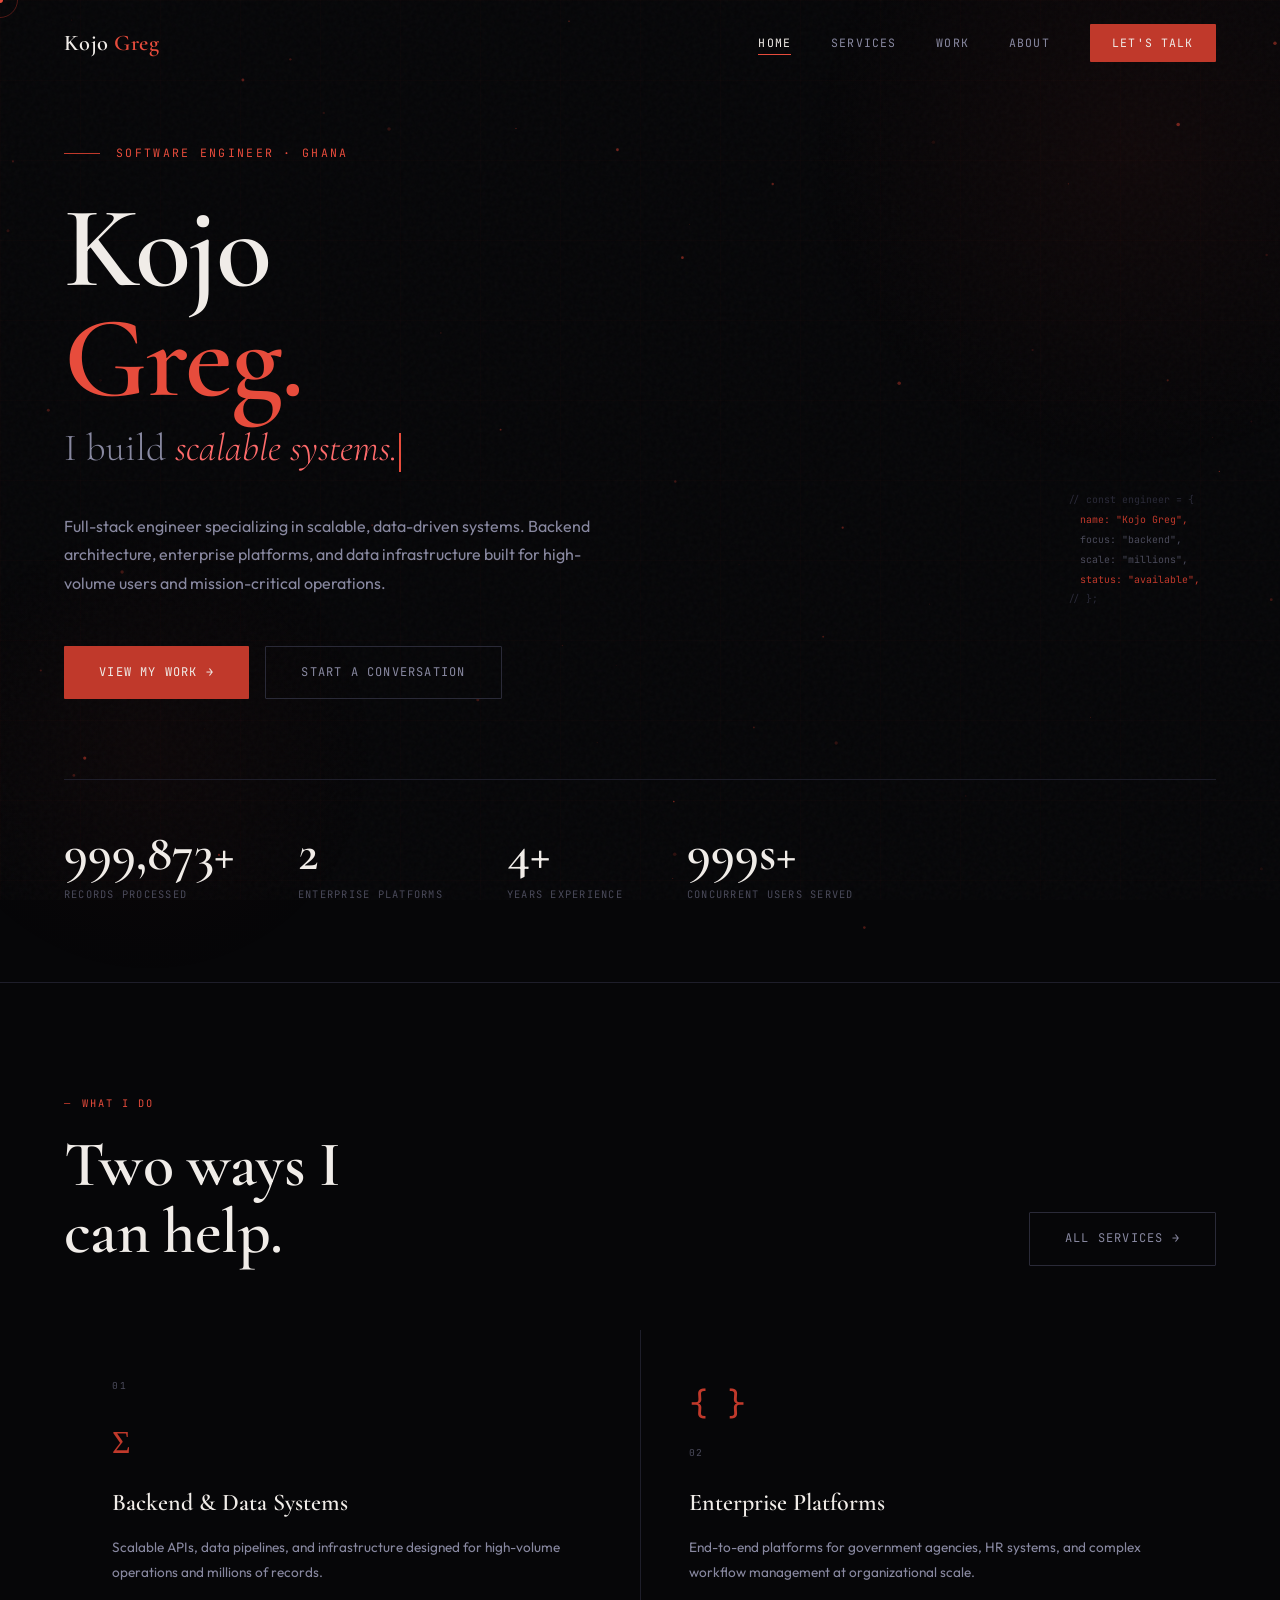
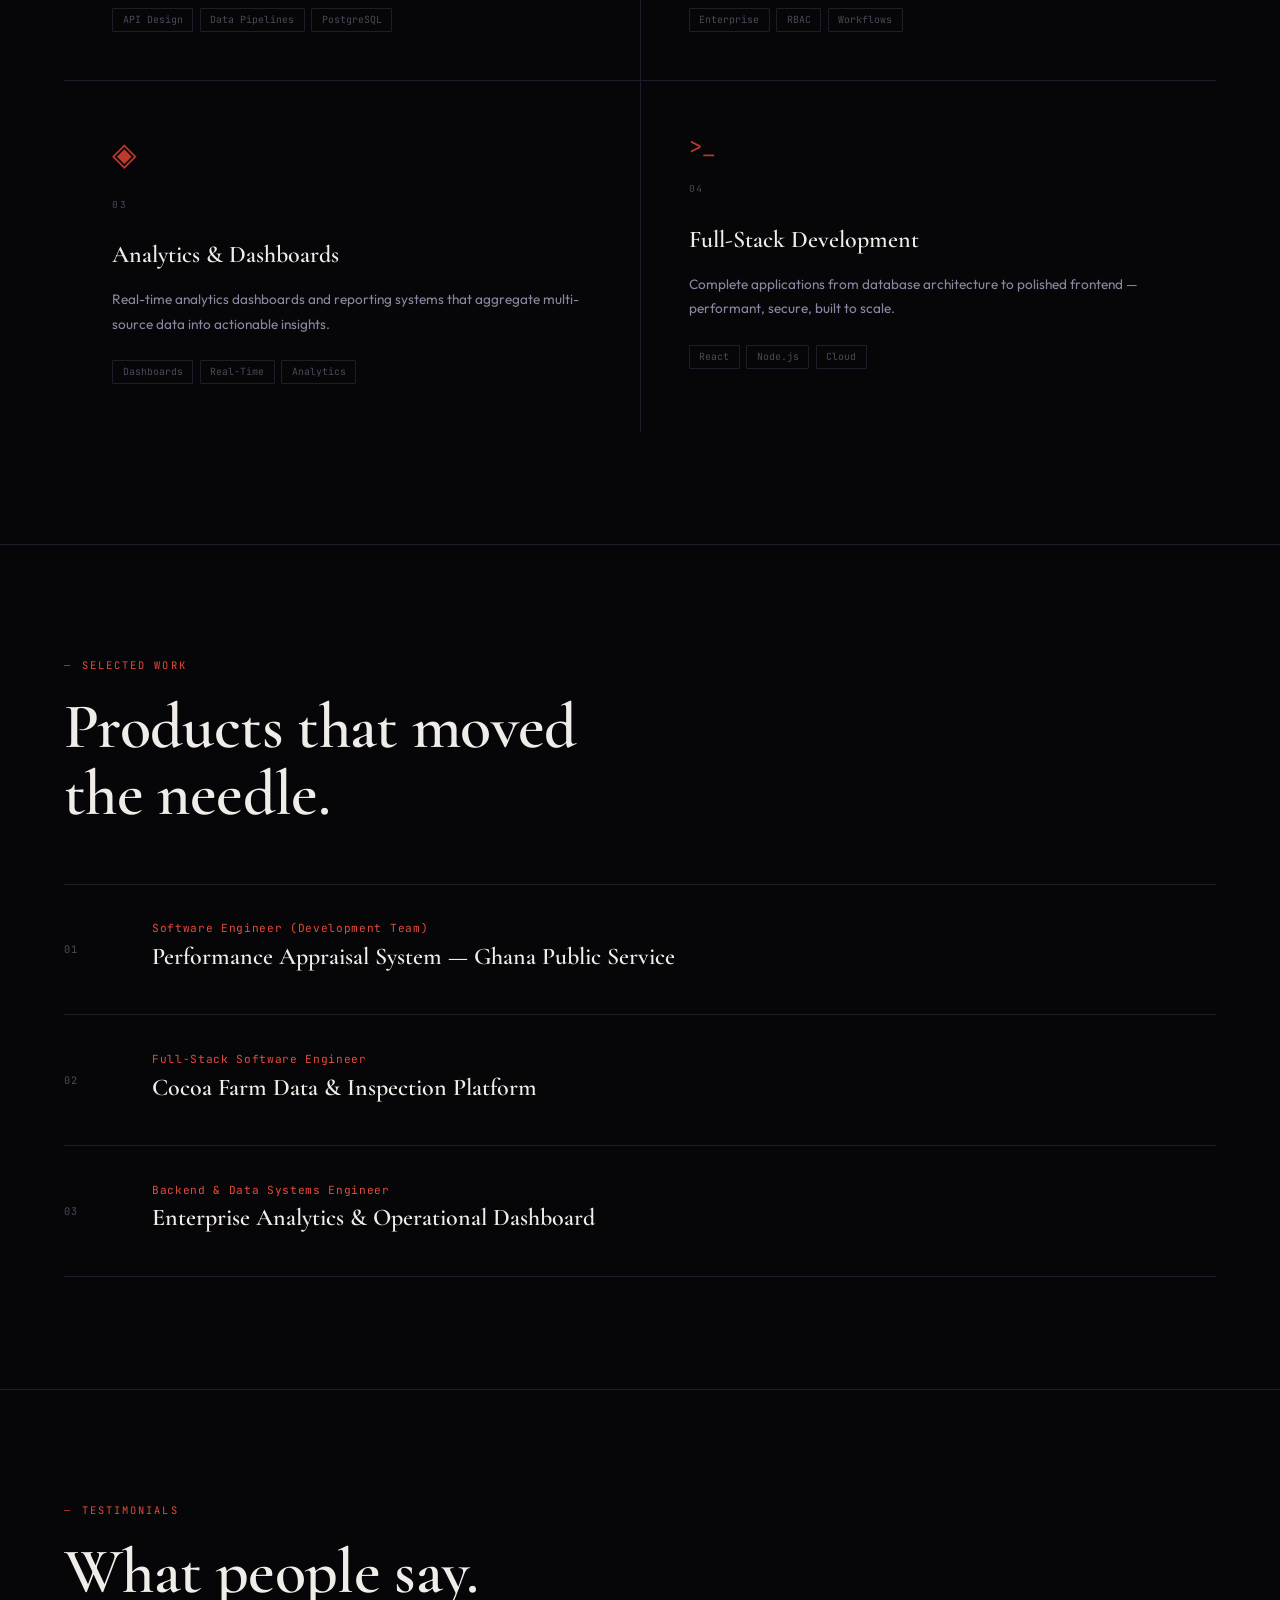
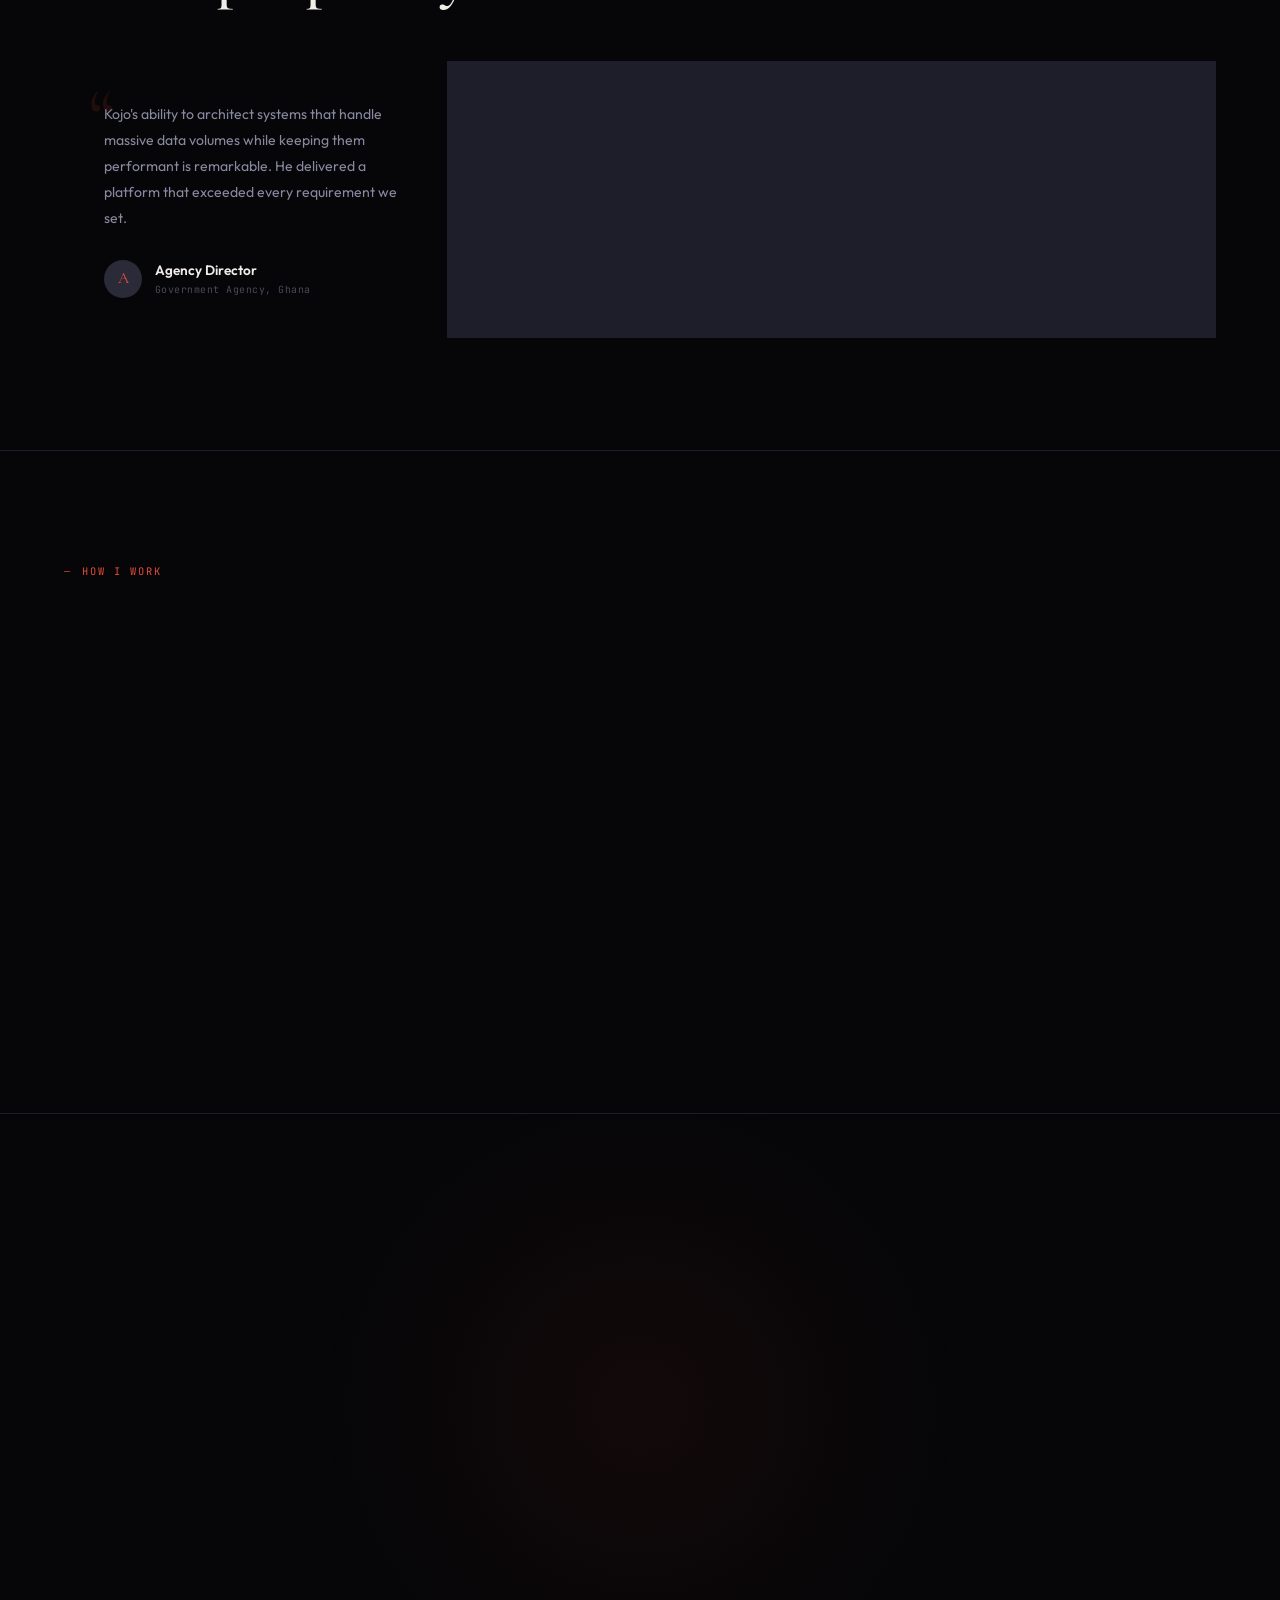
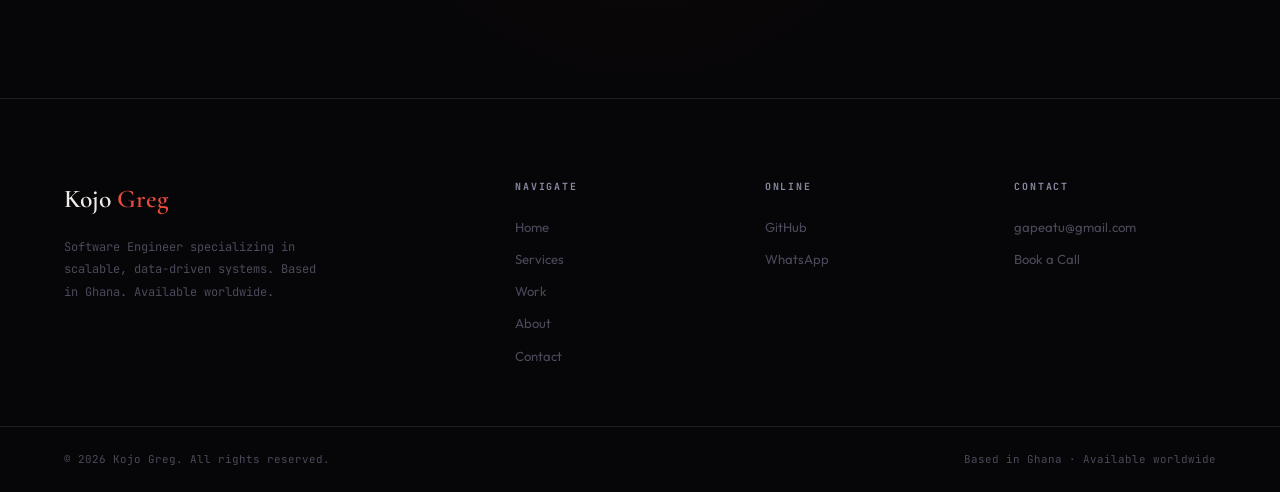
<file: index.html>
<!DOCTYPE html>
<html lang="en">
<head>
  <meta charset="UTF-8"/>
  <meta name="viewport" content="width=device-width, initial-scale=1.0"/>
  <title>Kojo Greg — Software Engineer</title>
  <meta name="description" content="Kojo Greg — Software Engineer specializing in scalable, data-driven systems. Backend architecture, enterprise platforms, and large-scale data infrastructure."/>
  <meta name="keywords" content="Software Engineer, Backend Architecture, Data Systems, Enterprise Platforms, Ghana, Full-Stack"/>
  <meta property="og:title" content="Kojo Greg — Software Engineer"/>
  <meta property="og:description" content="Scalable, data-driven systems. Backend architecture & enterprise platforms."/>
  <meta property="og:type" content="website"/>
  <meta property="og:url" content="https://dga-greg.github.io/kojogreg"/>
  <meta name="twitter:card" content="summary_large_image"/>
  <meta name="twitter:creator" content="@nemesisdevp"/>
  <link rel="icon" type="image/svg+xml" href="data:image/svg+xml,<svg xmlns='http://www.w3.org/2000/svg' viewBox='0 0 100 100'><rect width='100' height='100' rx='8' fill='%23060608'/><text y='.9em' font-size='72' font-family='serif' fill='%23c0392b'>K</text></svg>"/>
  <link rel="stylesheet" href="styles.css"/>
  <style>
    /* ── HERO ── */
    .hero {
      min-height: 100vh;
      display: flex; flex-direction: column; justify-content: center;
      padding: 9rem 4rem 5rem;
      position: relative; overflow: hidden;
    }
    #heroCanvas {
      position: absolute; inset: 0;
      width: 100%; height: 100%;
      pointer-events: none; z-index: 0;
    }
    .hero-content { position: relative; z-index: 1; max-width: 800px; }
    .hero-eyebrow {
      font-family: var(--mono);
      font-size: 0.72rem;
      color: var(--accent2);
      letter-spacing: 0.2em;
      text-transform: uppercase;
      margin-bottom: 2rem;
      display: flex; align-items: center; gap: 1rem;
      animation: fadeUp 0.9s ease both;
    }
    .hero-eyebrow::before { content: ''; display: inline-block; width: 36px; height: 1px; background: var(--accent); }
    .hero-name {
      font-family: var(--display);
      font-size: clamp(4rem, 9vw, 8.5rem);
      font-weight: 600;
      line-height: 0.95;
      letter-spacing: -0.02em;
      margin-bottom: 0.3rem;
      animation: fadeUp 0.9s 0.1s ease both;
    }
    .hero-name em { color: var(--accent2); font-style: normal; }
    .hero-tagline {
      font-family: var(--display);
      font-size: clamp(1.5rem, 3vw, 2.6rem);
      font-weight: 300;
      color: var(--dim);
      margin-bottom: 2rem;
      animation: fadeUp 0.9s 0.2s ease both;
      min-height: 3rem;
    }
    .hero-tagline .typing-cycle { color: var(--accent3); font-style: italic; }
    .cursor-blink {
      display: inline-block; width: 2px; height: 1em;
      background: var(--accent2); margin-left: 2px;
      vertical-align: middle;
      animation: blink 0.9s step-end infinite;
    }
    .hero-desc {
      font-family: var(--body);
      font-size: 1rem;
      color: var(--dim);
      max-width: 560px;
      line-height: 1.8;
      margin-bottom: 3rem;
      animation: fadeUp 0.9s 0.3s ease both;
    }
    .hero-ctas { display: flex; gap: 1rem; flex-wrap: wrap; animation: fadeUp 0.9s 0.4s ease both; }

    .hero-stats {
      display: flex; gap: 4rem; flex-wrap: wrap;
      margin-top: 5rem; padding-top: 3rem;
      border-top: 1px solid var(--border);
      animation: fadeUp 0.9s 0.55s ease both;
      position: relative; z-index: 1;
    }
    .stat-num {
      font-family: var(--display);
      font-size: clamp(2.2rem, 4vw, 3.2rem);
      font-weight: 600; line-height: 1;
      color: var(--text);
    }
    .stat-label {
      font-family: var(--mono);
      font-size: 0.65rem; color: var(--muted);
      letter-spacing: 0.12em; text-transform: uppercase;
      margin-top: 0.4rem;
    }

    /* Right deco */
    .hero-deco {
      position: absolute; right: 5rem; top: 50%;
      transform: translateY(-50%);
      display: flex; flex-direction: column; gap: 1px;
      animation: fadeUp 1s 0.5s ease both;
    }
    .deco-line {
      font-family: var(--mono);
      font-size: 0.62rem;
      color: var(--border2);
      white-space: nowrap;
      line-height: 1.9;
      transition: color 0.3s;
    }
    .deco-line.lit { color: var(--accent); }
    .deco-line.dim2 { color: var(--muted); }

    /* ── WHAT I DO ── */
    .services-section {
      padding: 7rem 4rem;
      border-top: 1px solid var(--border);
    }
    .services-header {
      display: flex; justify-content: space-between; align-items: flex-end;
      margin-bottom: 4rem; flex-wrap: wrap; gap: 1.5rem;
    }
    .services-grid {
      display: grid; grid-template-columns: repeat(2, 1fr);
      gap: 1px; background: var(--border);
    }
    .svc-card {
      background: var(--bg);
      padding: 3rem;
      position: relative; overflow: hidden;
      transition: background 0.3s;
    }
    .svc-card::after {
      content: '';
      position: absolute; bottom: 0; left: 0;
      width: 0; height: 2px;
      background: linear-gradient(90deg, var(--accent), var(--accent3));
      transition: width 0.5s cubic-bezier(0.16,1,0.3,1);
    }
    .svc-card:hover { background: var(--bg2); }
    .svc-card:hover::after { width: 100%; }
    .svc-num {
      font-family: var(--mono); font-size: 0.6rem;
      color: var(--muted); letter-spacing: 0.2em;
      margin-bottom: 1.5rem;
    }
    .svc-icon {
      font-family: var(--display); font-size: 2rem;
      color: var(--accent); margin-bottom: 1rem; display: block;
    }
    .svc-card h3 {
      font-family: var(--display); font-size: 1.5rem;
      font-weight: 600; margin-bottom: 0.8rem;
    }
    .svc-card p {
      font-family: var(--body); font-size: 0.85rem;
      color: var(--dim); line-height: 1.8; margin-bottom: 1.5rem;
    }
    .svc-tags { display: flex; flex-wrap: wrap; gap: 0.4rem; }
    .svc-tag {
      font-family: var(--mono); font-size: 0.62rem;
      color: var(--muted); border: 1px solid var(--border);
      padding: 0.2rem 0.6rem; border-radius: 1px;
    }

    /* ── WORK ── */
    .work-section { padding: 7rem 4rem; border-top: 1px solid var(--border); }
    .work-list { margin-top: 3.5rem; }
    .work-item {
      display: grid; grid-template-columns: 56px 1fr auto;
      gap: 2rem; align-items: center;
      padding: 2.2rem 0; border-bottom: 1px solid var(--border);
      text-decoration: none; color: inherit;
      transition: padding-left 0.3s;
      position: relative;
    }
    .work-item:first-child { border-top: 1px solid var(--border); }
    .work-item:hover { padding-left: 0.8rem; }
    .w-num {
      font-family: var(--mono); font-size: 0.65rem;
      color: var(--muted); letter-spacing: 0.1em;
    }
    .w-info h3 {
      font-family: var(--display); font-size: 1.5rem;
      font-weight: 600; margin-bottom: 0.2rem;
      transition: color 0.2s;
    }
    .work-item:hover .w-info h3 { color: var(--accent2); }
    .w-role {
      font-family: var(--mono); font-size: 0.7rem;
      color: var(--accent2); letter-spacing: 0.06em;
    }
    .w-arrow {
      font-family: var(--mono); font-size: 1.1rem;
      color: var(--accent); opacity: 0;
      transform: translateX(-8px);
      transition: all 0.3s;
    }
    .work-item:hover .w-arrow { opacity: 1; transform: translateX(0); }

    /* ── TESTIMONIALS ── */
    .testimonials { padding: 7rem 4rem; border-top: 1px solid var(--border); }
    .testi-grid { display: grid; grid-template-columns: repeat(3, 1fr); gap: 1px; background: var(--border); margin-top: 3.5rem; }
    .testi-card {
      background: var(--bg); padding: 2.5rem;
      position: relative;
    }
    .testi-card::before {
      content: '\201C';
      font-family: var(--display);
      font-size: 5rem; line-height: 1;
      color: var(--accent);
      opacity: 0.15;
      position: absolute; top: 1rem; left: 1.5rem;
    }
    .testi-text {
      font-family: var(--body); font-size: 0.88rem;
      color: var(--dim); line-height: 1.85;
      margin-bottom: 1.8rem;
      position: relative; z-index: 1;
    }
    .testi-author { display: flex; align-items: center; gap: 0.8rem; }
    .testi-avatar {
      width: 38px; height: 38px;
      background: var(--border2);
      border-radius: 50%;
      display: flex; align-items: center; justify-content: center;
      font-family: var(--display); font-size: 1rem;
      color: var(--accent2); flex-shrink: 0;
    }
    .testi-name {
      font-family: var(--body); font-size: 0.85rem;
      font-weight: 600; color: var(--text);
    }
    .testi-title {
      font-family: var(--mono); font-size: 0.62rem;
      color: var(--muted); letter-spacing: 0.05em;
    }

    /* ── PROCESS ── */
    .process { padding: 7rem 4rem; border-top: 1px solid var(--border); }
    .process-steps {
      display: grid; grid-template-columns: repeat(4, 1fr);
      gap: 2rem; margin-top: 3.5rem;
    }
    .step {
      padding: 2rem;
      border: 1px solid var(--border);
      position: relative; overflow: hidden;
      transition: border-color 0.3s;
    }
    .step:hover { border-color: var(--accent); }
    .step-n {
      font-family: var(--display);
      font-size: 4rem; font-weight: 600; line-height: 1;
      color: var(--border2);
      margin-bottom: 1rem;
      transition: color 0.3s;
    }
    .step:hover .step-n { color: rgba(192,57,43,0.15); }
    .step h3 {
      font-family: var(--display); font-size: 1.2rem;
      font-weight: 600; margin-bottom: 0.6rem;
    }
    .step p {
      font-family: var(--body); font-size: 0.8rem;
      color: var(--dim); line-height: 1.8;
    }

    /* ── CTA ── */
    .cta-band {
      padding: 8rem 4rem;
      border-top: 1px solid var(--border);
      text-align: center;
      position: relative; overflow: hidden;
    }
    .cta-band::before {
      content: '';
      position: absolute; top: 50%; left: 50%;
      transform: translate(-50%,-50%);
      width: 700px; height: 700px;
      background: radial-gradient(circle, rgba(192,57,43,0.07) 0%, transparent 65%);
      pointer-events: none;
    }
    .cta-band h2 {
      font-family: var(--display);
      font-size: clamp(2.8rem, 6vw, 5rem);
      font-weight: 600; line-height: 1.05;
      margin-bottom: 1rem; position: relative;
    }
    .cta-band p {
      font-family: var(--body); font-size: 1rem;
      color: var(--dim); max-width: 440px;
      margin: 0 auto 2.5rem; line-height: 1.8;
    }
    .cta-btns { display: flex; gap: 1rem; justify-content: center; flex-wrap: wrap; }

    @media (max-width: 960px) {
      .hero { padding: 8rem 1.5rem 5rem; }
      .hero-deco { display: none; }
      .hero-stats { gap: 2.5rem; }
      .services-section, .work-section, .testimonials, .process, .cta-band { padding: 5rem 1.5rem; }
      .services-grid { grid-template-columns: 1fr; }
      .testi-grid { grid-template-columns: 1fr; }
      .process-steps { grid-template-columns: 1fr 1fr; }
      .work-item { grid-template-columns: 40px 1fr; }
      .w-arrow { display: none; }
    }
    @media (max-width: 580px) {
      .process-steps { grid-template-columns: 1fr; }
    }
  </style>
</head>
<body>
  <div class="page-transition"></div>
  <div class="cursor"></div>
  <div class="cursor-ring"></div>
  <div class="bg-grid"></div>
  <div class="bg-glow"></div>
  <div class="bg-glow2"></div>
  <div class="noise"></div>

  <nav>
    <a href="index.html" class="nav-logo">Kojo <em>Greg</em></a>
    <div class="nav-links">
      <a href="index.html" class="active">Home</a>
      <a href="services.html">Services</a>
      <a href="work.html">Work</a>
      <a href="about.html">About</a>
      <a href="contact.html" class="nav-cta">Let's Talk</a>
    </div>
    <button class="hamburger" aria-label="Menu"><span></span><span></span><span></span></button>
  </nav>
  <div class="mobile-menu">
    <a href="index.html">Home</a>
    <a href="services.html">Services</a>
    <a href="work.html">Work</a>
    <a href="about.html">About</a>
    <a href="contact.html">Let's Talk</a>
  </div>

  <!-- HERO -->
  <section class="hero">
    <canvas id="heroCanvas"></canvas>
    <div class="hero-content">
      <div class="hero-eyebrow">Software Engineer · Ghana</div>
      <h1 class="hero-name">Kojo<br/><em>Greg.</em></h1>
      <div class="hero-tagline">
        I build <span class="typing-cycle" data-words='["scalable systems.","data pipelines.","enterprise platforms.","backend architecture.","things that last."]'></span><span class="cursor-blink"></span>
      </div>
      <p class="hero-desc">Full-stack engineer specializing in scalable, data-driven systems. Backend architecture, enterprise platforms, and data infrastructure built for high-volume users and mission-critical operations.</p>
      <div class="hero-ctas">
        <a href="work.html" class="btn btn-primary">View My Work →</a>
        <a href="contact.html" class="btn btn-outline">Start a Conversation</a>
      </div>
    </div>
    <div class="hero-stats">
      <div class="stat">
        <div class="stat-num"><span data-target="1000000" data-suffix="+">0+</span></div>
        <div class="stat-label">Records Processed</div>
      </div>
      <div class="stat">
        <div class="stat-num"><span data-target="3">0</span></div>
        <div class="stat-label">Enterprise Platforms</div>
      </div>
      <div class="stat">
        <div class="stat-num"><span data-target="5" data-suffix="+">0+</span></div>
        <div class="stat-label">Years Experience</div>
      </div>
      <div class="stat">
        <div class="stat-num"><span data-target="1000" data-suffix="s+">0s+</span></div>
        <div class="stat-label">Concurrent Users Served</div>
      </div>
    </div>
    <div class="hero-deco">
      <div class="deco-line">//  const engineer = {</div>
      <div class="deco-line lit">&nbsp;&nbsp;name: "Kojo Greg",</div>
      <div class="deco-line dim2">&nbsp;&nbsp;focus: "backend",</div>
      <div class="deco-line dim2">&nbsp;&nbsp;scale: "millions",</div>
      <div class="deco-line lit">&nbsp;&nbsp;status: "available",</div>
      <div class="deco-line">//  };</div>
    </div>
  </section>

  <!-- SERVICES -->
  <section class="services-section">
    <div class="services-header">
      <div>
        <div class="label">What I Do</div>
        <h2 class="section-title fade-up">Two ways I<br/>can help.</h2>
      </div>
      <a href="services.html" class="btn btn-outline fade-up">All Services →</a>
    </div>
    <div class="services-grid">
      <div class="svc-card fade-up">
        <div class="svc-num">01</div>
        <span class="svc-icon">Σ</span>
        <h3>Backend & Data Systems</h3>
        <p>Scalable APIs, data pipelines, and infrastructure designed for high-volume operations and millions of records.</p>
        <div class="svc-tags"><span class="svc-tag">API Design</span><span class="svc-tag">Data Pipelines</span><span class="svc-tag">PostgreSQL</span></div>
      </div>
      <div class="svc-card fade-up">
        <span class="svc-icon" style="font-family:var(--mono)">{ }</span>
        <div class="svc-num">02</div>
        <h3>Enterprise Platforms</h3>
        <p>End-to-end platforms for government agencies, HR systems, and complex workflow management at organizational scale.</p>
        <div class="svc-tags"><span class="svc-tag">Enterprise</span><span class="svc-tag">RBAC</span><span class="svc-tag">Workflows</span></div>
      </div>
      <div class="svc-card fade-up">
        <span class="svc-icon">◈</span>
        <div class="svc-num">03</div>
        <h3>Analytics & Dashboards</h3>
        <p>Real-time analytics dashboards and reporting systems that aggregate multi-source data into actionable insights.</p>
        <div class="svc-tags"><span class="svc-tag">Dashboards</span><span class="svc-tag">Real-Time</span><span class="svc-tag">Analytics</span></div>
      </div>
      <div class="svc-card fade-up">
        <span class="svc-icon" style="font-family:var(--mono);font-size:1.4rem">&gt;_</span>
        <div class="svc-num">04</div>
        <h3>Full-Stack Development</h3>
        <p>Complete applications from database architecture to polished frontend — performant, secure, built to scale.</p>
        <div class="svc-tags"><span class="svc-tag">React</span><span class="svc-tag">Node.js</span><span class="svc-tag">Cloud</span></div>
      </div>
    </div>
  </section>

  <!-- WORK -->
  <section class="work-section">
    <div class="label">Selected Work</div>
    <h2 class="section-title fade-up">Products that moved<br/>the needle.</h2>
    <div class="work-list">
      <a href="work.html" class="work-item fade-up">
        <div class="w-num">01</div>
        <div class="w-info">
          <div class="w-role">Software Engineer (Development Team)</div>
          <h3>Performance Appraisal System — Ghana Public Service</h3>
        </div>
        <div class="w-arrow">→</div>
      </a>
      <a href="work.html" class="work-item fade-up">
        <div class="w-num">02</div>
        <div class="w-info">
          <div class="w-role">Full-Stack Software Engineer</div>
          <h3>Cocoa Farm Data & Inspection Platform</h3>
        </div>
        <div class="w-arrow">→</div>
      </a>
      <a href="work.html" class="work-item fade-up">
        <div class="w-num">03</div>
        <div class="w-info">
          <div class="w-role">Backend & Data Systems Engineer</div>
          <h3>Enterprise Analytics & Operational Dashboard</h3>
        </div>
        <div class="w-arrow">→</div>
      </a>
    </div>
  </section>

  <!-- TESTIMONIALS -->
  <section class="testimonials">
    <div class="label">Testimonials</div>
    <h2 class="section-title fade-up">What people say.</h2>
    <div class="testi-grid">
      <div class="testi-card fade-up">
        <p class="testi-text">Kojo's ability to architect systems that handle massive data volumes while keeping them performant is remarkable. He delivered a platform that exceeded every requirement we set.</p>
        <div class="testi-author">
          <div class="testi-avatar">A</div>
          <div>
            <div class="testi-name">Agency Director</div>
            <div class="testi-title">Government Agency, Ghana</div>
          </div>
        </div>
      </div>
      <div class="testi-card fade-up">
        <p class="testi-text">The data pipeline he built for our agricultural platform processes over a million records with queries that return in milliseconds. The engineering quality is exceptional.</p>
        <div class="testi-author">
          <div class="testi-avatar">M</div>
          <div>
            <div class="testi-name">Project Manager</div>
            <div class="testi-title">Agricultural Management Platform</div>
          </div>
        </div>
      </div>
      <div class="testi-card fade-up">
        <p class="testi-text">Beyond the technical skill, Kojo understands the business problem deeply. The analytics dashboard he built gave our team visibility we never had before — and it just works.</p>
        <div class="testi-author">
          <div class="testi-avatar">K</div>
          <div>
            <div class="testi-name">Operations Lead</div>
            <div class="testi-title">Enterprise Analytics Project</div>
          </div>
        </div>
      </div>
    </div>
  </section>

  <!-- PROCESS -->
  <section class="process">
    <div class="label">How I Work</div>
    <h2 class="section-title fade-up">Engagements, done right.</h2>
    <div class="process-steps">
      <div class="step fade-up">
        <div class="step-n">01</div>
        <h3>Discover</h3>
        <p>I dig into your problem, constraints, and goals. No jargon, no assumptions — just clarity on what needs to be built.</p>
      </div>
      <div class="step fade-up">
        <div class="step-n">02</div>
        <h3>Architect</h3>
        <p>Assess the technical landscape, identify bottlenecks, and produce a clear, actionable path forward.</p>
      </div>
      <div class="step fade-up">
        <div class="step-n">03</div>
        <h3>Build</h3>
        <p>Engineer, iterate, and ship. Transparent progress updates. Clean code. Zero surprises.</p>
      </div>
      <div class="step fade-up">
        <div class="step-n">04</div>
        <h3>Support</h3>
        <p>Post-launch monitoring, handover, and ongoing advisory. I don't build and disappear.</p>
      </div>
    </div>
  </section>

  <!-- CTA -->
  <section class="cta-band">
    <h2 class="fade-up">Ready to build<br/>something serious?</h2>
    <p class="fade-up">Got a complex system to architect, a data challenge to solve, or a platform to ship? Let's talk.</p>
    <div class="cta-btns fade-up">
      <a href="contact.html" class="btn btn-primary">Start a Conversation →</a>
      <a href="work.html" class="btn btn-outline">See My Work</a>
    </div>
  </section>

  <footer>
    <div class="footer-brand">
      <span class="logo">Kojo <em>Greg</em></span>
      <p>Software Engineer specializing in scalable, data-driven systems. Based in Ghana. Available worldwide.</p>
    </div>
    <div class="footer-col">
      <h4>Navigate</h4>
      <a href="index.html">Home</a>
      <a href="services.html">Services</a>
      <a href="work.html">Work</a>
      <a href="about.html">About</a>
      <a href="contact.html">Contact</a>
    </div>
    <div class="footer-col">
      <h4>Online</h4>
      <a href="https://github.com/dga-greg" target="_blank">GitHub</a>
      <a href="https://wa.me/23354669832" target="_blank">WhatsApp</a>
      
      
    </div>
    <div class="footer-col">
      <h4>Contact</h4>
      <a href="mailto:gapeatu@gmail.com">gapeatu@gmail.com</a>
      <a href="contact.html">Book a Call</a>
    </div>
  </footer>
  <div class="footer-bottom">
    <p>© 2026 Kojo Greg. All rights reserved.</p>
    <p>Based in Ghana · Available worldwide</p>
  </div>

  <script src="main.js"></script>
</body>
</html>
</file>
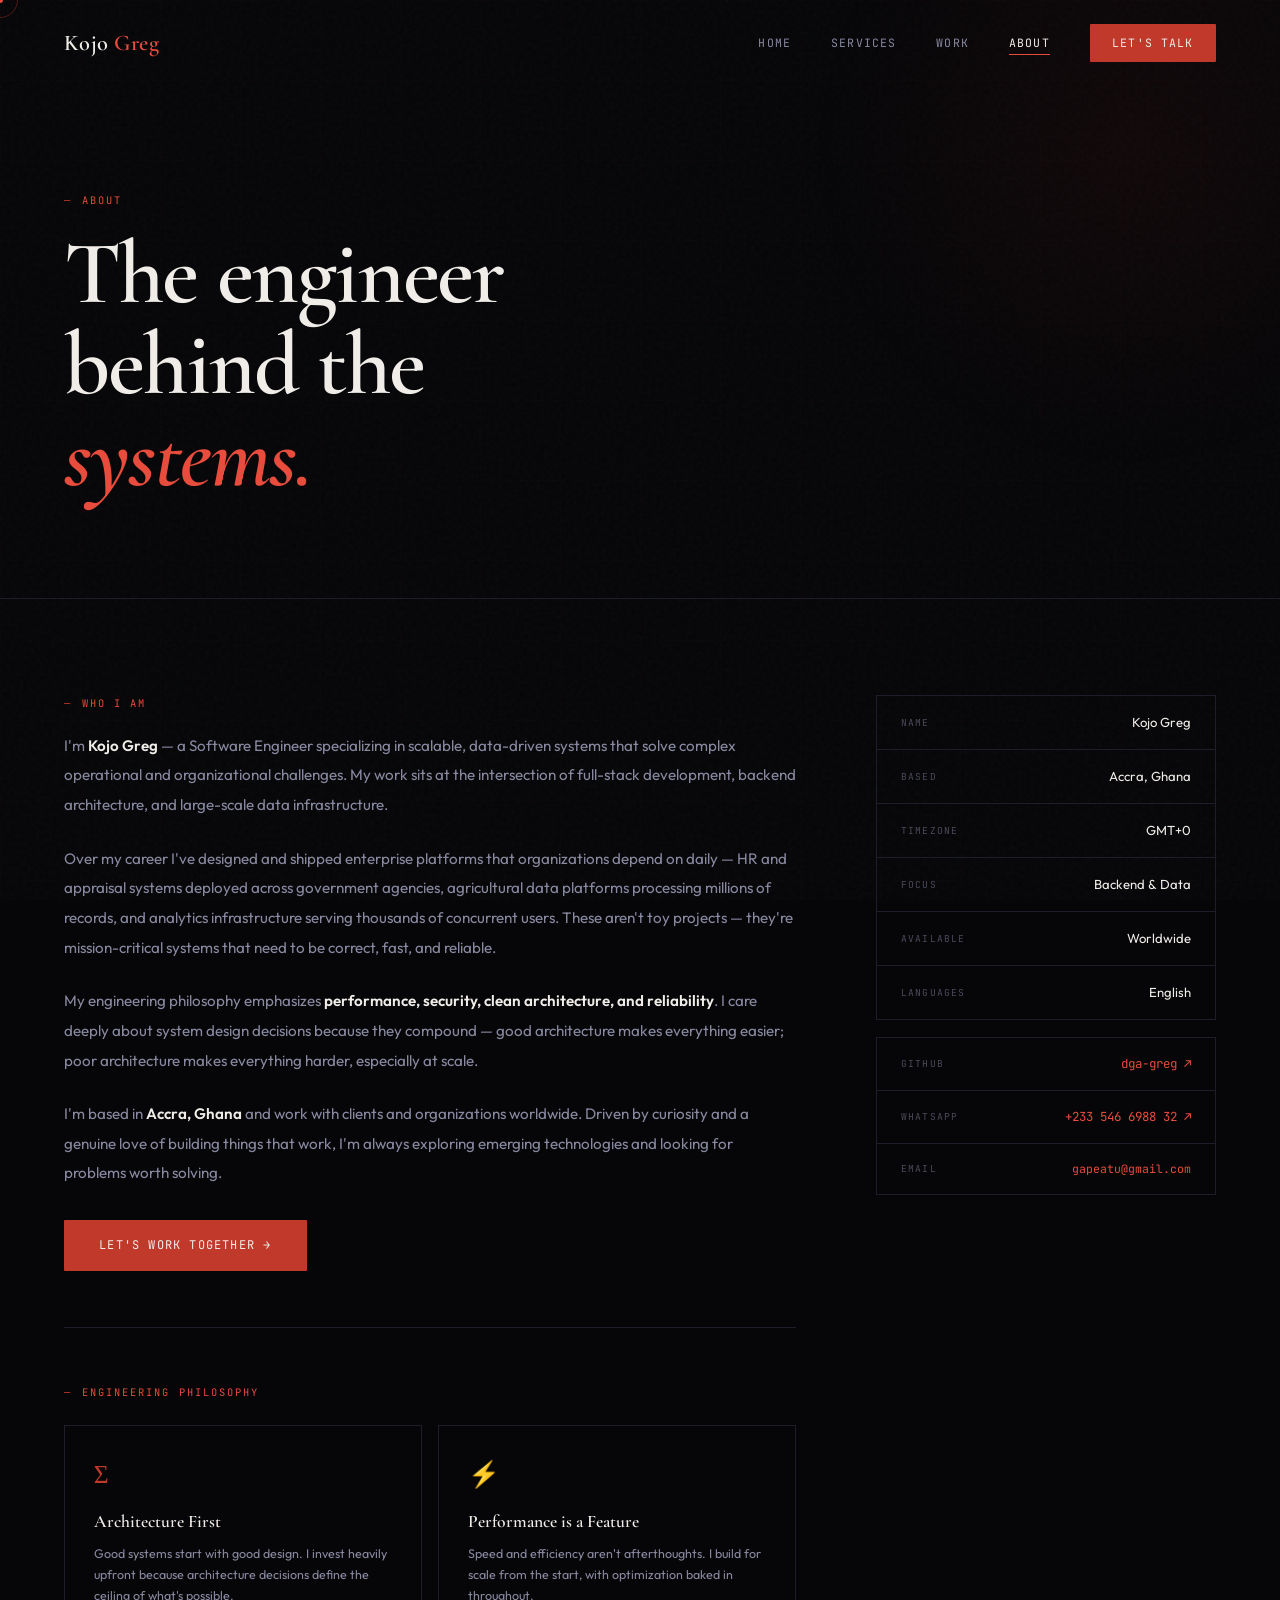
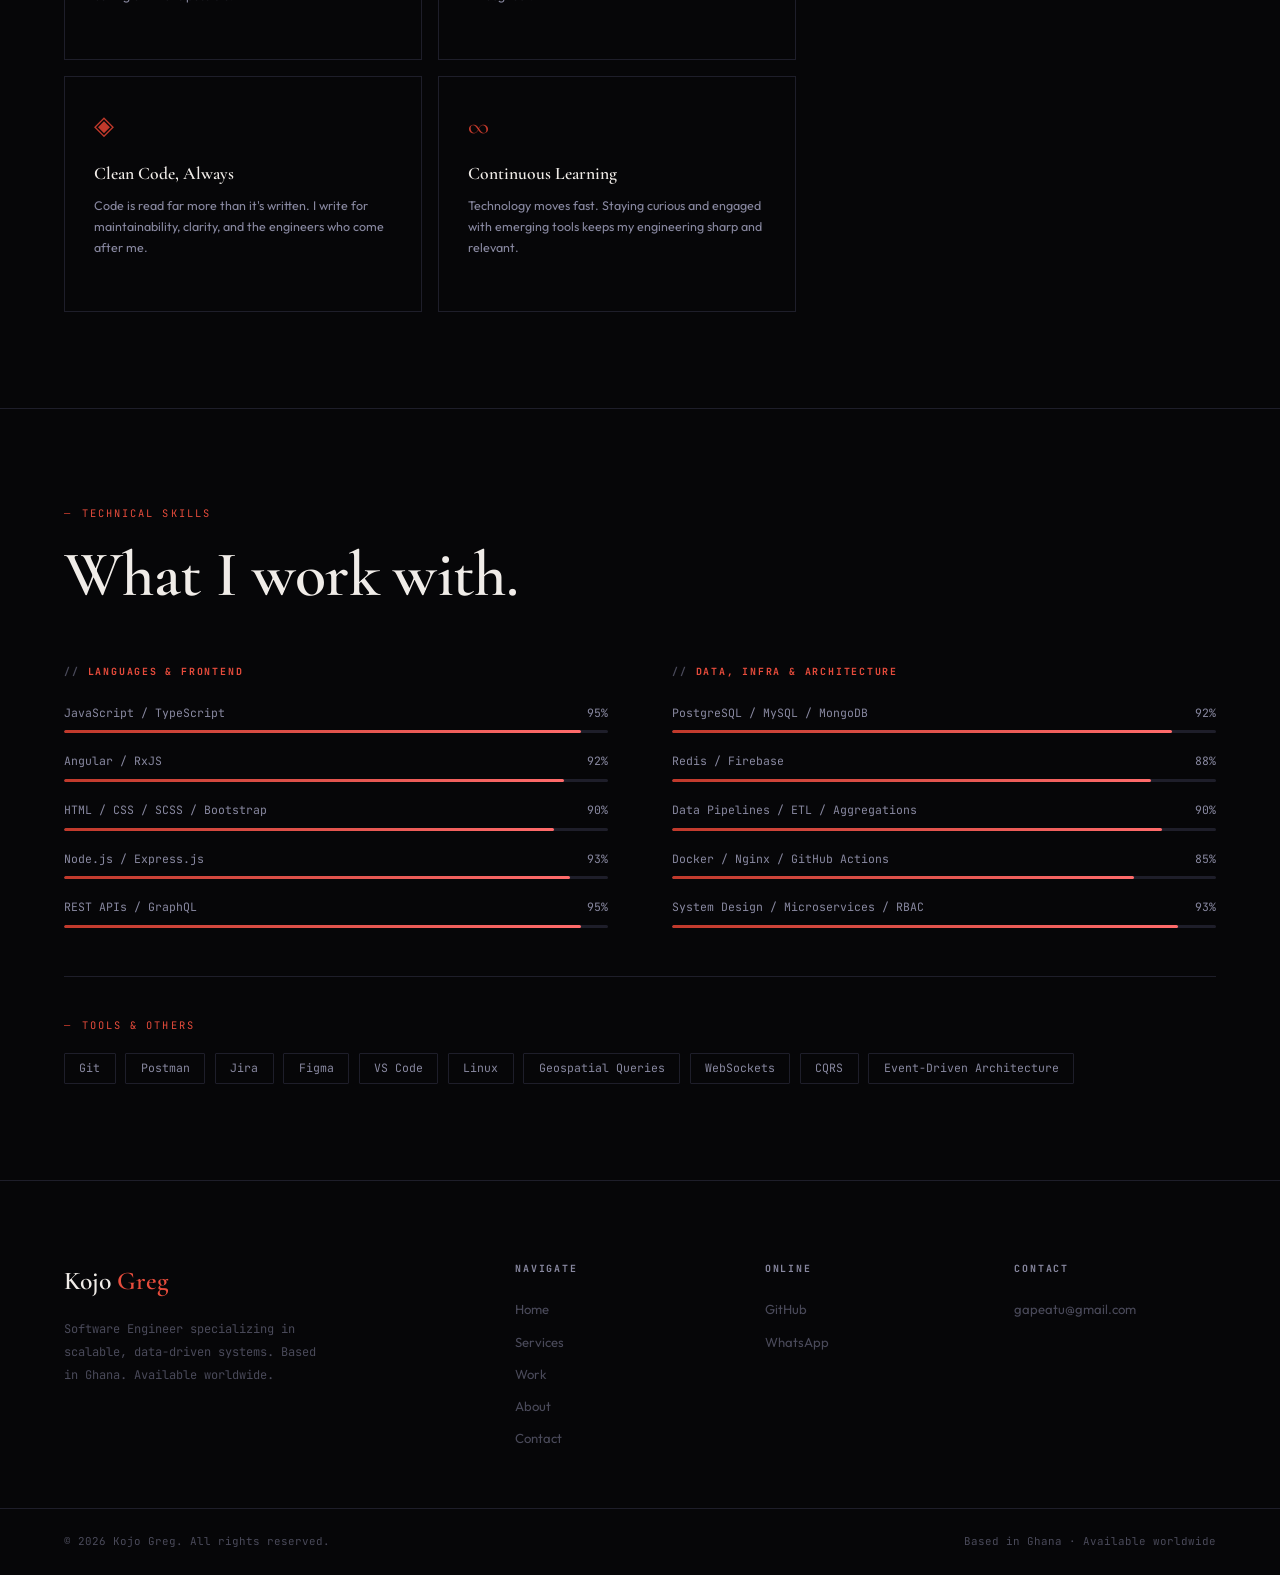
<file: about.html>
<!doctype html>
<html lang="en">
  <head>
    <meta charset="UTF-8" />
    <meta name="viewport" content="width=device-width, initial-scale=1.0" />
    <title>About — Kojo Greg</title>
    <meta
      name="description"
      content="About Kojo Greg — Software Engineer based in Ghana specializing in scalable backend systems and enterprise platforms."
    />
    <link
      rel="icon"
      type="image/svg+xml"
      href="data:image/svg+xml,<svg xmlns='http://www.w3.org/2000/svg' viewBox='0 0 100 100'><rect width='100' height='100' rx='8' fill='%23060608'/><text y='.9em' font-size='72' font-family='serif' fill='%23c0392b'>K</text></svg>"
    />
    <link rel="stylesheet" href="styles.css" />
    <style>
      .page-hero {
        padding: 12rem 4rem 6rem;
        border-bottom: 1px solid var(--border);
      }
      .page-hero h1 {
        font-family: var(--display);
        font-size: clamp(3.5rem, 7vw, 6.5rem);
        font-weight: 600;
        line-height: 1.02;
        letter-spacing: -0.02em;
        animation: fadeUp 0.9s ease both;
      }
      .page-hero h1 em {
        color: var(--accent2);
        font-style: italic;
      }
      .hero-right {
        animation: fadeUp 0.9s 0.2s ease both;
      }

      /* Photo block */
      .photo-frame {
        width: 100%;
        aspect-ratio: 3/4;
        border: 1px solid var(--border);
        position: relative;
        overflow: hidden;
        display: flex;
        align-items: center;
        justify-content: center;
        background: var(--bg2);
      }
      .photo-frame::before {
        content: "";
        position: absolute;
        inset: 10px;
        border: 1px solid rgba(192, 57, 43, 0.1);
        pointer-events: none;
        z-index: 1;
      }
      .corner {
        position: absolute;
        width: 14px;
        height: 14px;
        border-color: var(--accent);
        border-style: solid;
        z-index: 2;
      }
      .corner.tl {
        top: 0;
        left: 0;
        border-width: 2px 0 0 2px;
      }
      .corner.tr {
        top: 0;
        right: 0;
        border-width: 2px 2px 0 0;
      }
      .corner.bl {
        bottom: 0;
        left: 0;
        border-width: 0 0 2px 2px;
      }
      .corner.br {
        bottom: 0;
        right: 0;
        border-width: 0 2px 2px 0;
      }
      .photo-placeholder {
        display: flex;
        flex-direction: column;
        align-items: center;
        gap: 1rem;
        font-family: var(--mono);
        font-size: 0.68rem;
        color: var(--muted);
        text-align: center;
      }
      .photo-placeholder .icon {
        font-family: var(--display);
        font-size: 3rem;
        color: var(--border2);
      }

      /* Status */
      .status-bar {
        margin-top: 1px;
        padding: 1rem 1.5rem;
        background: var(--bg2);
        border: 1px solid var(--border);
        display: flex;
        align-items: center;
        gap: 0.8rem;
        font-family: var(--mono);
        font-size: 0.72rem;
        color: var(--text);
      }
      .status-dot {
        width: 7px;
        height: 7px;
        background: #27ae60;
        border-radius: 50%;
        flex-shrink: 0;
        box-shadow: 0 0 8px #27ae60;
        animation: blink 2s ease infinite;
      }

      /* About body */
      .about-body {
        padding: 6rem 4rem;
        display: grid;
        grid-template-columns: 1fr 340px;
        gap: 5rem;
        align-items: start;
      }
      .bio p {
        font-family: var(--body);
        font-size: 0.95rem;
        color: var(--dim);
        line-height: 1.95;
        margin-bottom: 1.5rem;
      }
      .bio p strong {
        color: var(--text);
        font-weight: 600;
      }
      .bio-ctas {
        display: flex;
        gap: 1rem;
        flex-wrap: wrap;
        margin-top: 2rem;
      }

      /* Values */
      .values {
        margin-top: 3.5rem;
        padding-top: 3.5rem;
        border-top: 1px solid var(--border);
      }
      .values-grid {
        display: grid;
        grid-template-columns: 1fr 1fr;
        gap: 1rem;
        margin-top: 1.5rem;
      }
      .val-card {
        padding: 1.8rem;
        border: 1px solid var(--border);
        transition: border-color 0.3s;
      }
      .val-card:hover {
        border-color: var(--accent);
      }
      .val-icon {
        font-family: var(--display);
        font-size: 1.6rem;
        color: var(--accent);
        margin-bottom: 0.8rem;
        display: block;
      }
      .val-card h4 {
        font-family: var(--display);
        font-size: 1.1rem;
        font-weight: 600;
        margin-bottom: 0.4rem;
      }
      .val-card p {
        font-family: var(--body);
        font-size: 0.78rem;
        color: var(--dim);
        line-height: 1.7;
      }

      /* Side panel */
      .about-side {
        position: sticky;
        top: 7rem;
      }
      .info-panel {
        border: 1px solid var(--border);
        margin-bottom: 1px;
      }
      .info-row {
        display: flex;
        justify-content: space-between;
        align-items: center;
        padding: 1rem 1.5rem;
        border-bottom: 1px solid var(--border);
      }
      .info-row:last-child {
        border-bottom: none;
      }
      .ir-key {
        font-family: var(--mono);
        font-size: 0.6rem;
        color: var(--muted);
        letter-spacing: 0.12em;
        text-transform: uppercase;
      }
      .ir-val {
        font-family: var(--body);
        font-size: 0.82rem;
        color: var(--text);
      }

      /* Skill bars */
      .skills-section {
        padding: 6rem 4rem;
        border-top: 1px solid var(--border);
      }
      .skills-cols {
        display: grid;
        grid-template-columns: 1fr 1fr;
        gap: 4rem;
        margin-top: 3.5rem;
      }
      .skill-group h3 {
        font-family: var(--mono);
        font-size: 0.62rem;
        color: var(--accent2);
        letter-spacing: 0.18em;
        text-transform: uppercase;
        margin-bottom: 1.5rem;
        display: flex;
        align-items: center;
        gap: 0.5rem;
      }
      .skill-group h3::before {
        content: "//";
        color: var(--muted);
      }
      .skill-bars {
        display: flex;
        flex-direction: column;
        gap: 1.2rem;
      }
      .skill-bar-item {
      }
      .skill-bar-top {
        display: flex;
        justify-content: space-between;
        font-family: var(--mono);
        font-size: 0.72rem;
        color: var(--dim);
        margin-bottom: 0.5rem;
      }
      .skill-bar-track {
        height: 3px;
        background: var(--border);
        border-radius: 2px;
        overflow: hidden;
      }
      .skill-fill {
        height: 100%;
        width: 0;
        background: linear-gradient(90deg, var(--accent), var(--accent3));
        border-radius: 2px;
        transition: width 1.2s cubic-bezier(0.16, 1, 0.3, 1);
      }

      @media (max-width: 960px) {
        .page-hero {
          grid-template-columns: 1fr;
          padding: 9rem 1.5rem 4rem;
        }
        .hero-right {
          display: none;
        }
        .about-body {
          grid-template-columns: 1fr;
          padding: 4rem 1.5rem;
          gap: 3rem;
        }
        .about-side {
          position: static;
        }
        .values-grid {
          grid-template-columns: 1fr;
        }
        .skills-section {
          padding: 4rem 1.5rem;
        }
        .skills-cols {
          grid-template-columns: 1fr;
          gap: 2.5rem;
        }
      }
    </style>
  </head>
  <body>
    <div class="page-transition"></div>
    <div class="cursor"></div>
    <div class="cursor-ring"></div>
    <div class="bg-grid"></div>
    <div class="bg-glow"></div>
    <div class="noise"></div>

    <nav>
      <a href="index.html" class="nav-logo">Kojo <em>Greg</em></a>
      <div class="nav-links">
        <a href="index.html">Home</a><a href="services.html">Services</a>
        <a href="work.html">Work</a
        ><a href="about.html" class="active">About</a>
        <a href="contact.html" class="nav-cta">Let's Talk</a>
      </div>
      <button class="hamburger" aria-label="Menu">
        <span></span><span></span><span></span>
      </button>
    </nav>
    <div class="mobile-menu">
      <a href="index.html">Home</a><a href="services.html">Services</a>
      <a href="work.html">Work</a><a href="about.html">About</a
      ><a href="contact.html">Let's Talk</a>
    </div>

    <section class="page-hero">
      <div>
        <div class="label">About</div>
        <h1>The engineer<br />behind the<br /><em>systems.</em></h1>
      </div>
    </section>

    <section class="about-body">
      <div class="bio fade-up">
        <div class="label">Who I Am</div>
        <p>
          I'm <strong>Kojo Greg</strong> — a Software Engineer specializing in
          scalable, data-driven systems that solve complex operational and
          organizational challenges. My work sits at the intersection of
          full-stack development, backend architecture, and large-scale data
          infrastructure.
        </p>
        <p>
          Over my career I've designed and shipped enterprise platforms that
          organizations depend on daily — HR and appraisal systems deployed
          across government agencies, agricultural data platforms processing
          millions of records, and analytics infrastructure serving thousands of
          concurrent users. These aren't toy projects — they're mission-critical
          systems that need to be correct, fast, and reliable.
        </p>
        <p>
          My engineering philosophy emphasizes
          <strong
            >performance, security, clean architecture, and reliability</strong
          >. I care deeply about system design decisions because they compound —
          good architecture makes everything easier; poor architecture makes
          everything harder, especially at scale.
        </p>
        <p>
          I'm based in <strong>Accra, Ghana</strong> and work with clients and
          organizations worldwide. Driven by curiosity and a genuine love of
          building things that work, I'm always exploring emerging technologies
          and looking for problems worth solving.
        </p>
        <div class="bio-ctas">
          <a href="contact.html" class="btn btn-primary"
            >Let's Work Together →</a
          >
          <!-- <a href="#" class="btn btn-outline" onclick="alert('Add your CV file and update this link to cv.pdf'); return false;">Download CV ↓</a> -->
        </div>

        <div class="values">
          <div class="label">Engineering Philosophy</div>
          <div class="values-grid">
            <div class="val-card">
              <span class="val-icon">Σ</span>
              <h4>Architecture First</h4>
              <p>
                Good systems start with good design. I invest heavily upfront
                because architecture decisions define the ceiling of what's
                possible.
              </p>
            </div>
            <div class="val-card">
              <span class="val-icon">⚡</span>
              <h4>Performance is a Feature</h4>
              <p>
                Speed and efficiency aren't afterthoughts. I build for scale
                from the start, with optimization baked in throughout.
              </p>
            </div>
            <div class="val-card">
              <span class="val-icon">◈</span>
              <h4>Clean Code, Always</h4>
              <p>
                Code is read far more than it's written. I write for
                maintainability, clarity, and the engineers who come after me.
              </p>
            </div>
            <div class="val-card">
              <span class="val-icon">∞</span>
              <h4>Continuous Learning</h4>
              <p>
                Technology moves fast. Staying curious and engaged with emerging
                tools keeps my engineering sharp and relevant.
              </p>
            </div>
          </div>
        </div>
      </div>

      <div class="about-side fade-up">
        <div class="info-panel">
          <div class="info-row">
            <span class="ir-key">Name</span
            ><span class="ir-val">Kojo Greg</span>
          </div>
          <div class="info-row">
            <span class="ir-key">Based</span
            ><span class="ir-val">Accra, Ghana</span>
          </div>
          <div class="info-row">
            <span class="ir-key">Timezone</span
            ><span class="ir-val">GMT+0</span>
          </div>
          <div class="info-row">
            <span class="ir-key">Focus</span
            ><span class="ir-val">Backend & Data</span>
          </div>
          <div class="info-row">
            <span class="ir-key">Available</span
            ><span class="ir-val">Worldwide</span>
          </div>
          <div class="info-row">
            <span class="ir-key">Languages</span
            ><span class="ir-val">English</span>
          </div>
        </div>
        <div style="height: 1rem"></div>
        <div class="info-panel">
          <div class="info-row">
            <span class="ir-key">GitHub</span
            ><a
              href="https://github.com/dga-greg"
              target="_blank"
              style="
                font-family: var(--mono);
                font-size: 0.78rem;
                color: var(--accent2);
                text-decoration: none;
              "
              >dga-greg ↗</a
            >
          </div>
          <div class="info-row">
            <span class="ir-key">WhatsApp</span
            ><a
              href="https://wa.me/233546698832"
              target="_blank"
              style="
                font-family: var(--mono);
                font-size: 0.78rem;
                color: var(--accent2);
                text-decoration: none;
              "
              >+233 546 6988 32 ↗</a
            >
          </div>

          <div class="info-row">
            <span class="ir-key">Email</span
            ><a
              href="mailto:gapeatu@gmail.com"
              style="
                font-family: var(--mono);
                font-size: 0.72rem;
                color: var(--accent2);
                text-decoration: none;
              "
              >gapeatu@gmail.com</a
            >
          </div>
        </div>
      </div>
    </section>

    <!-- SKILL BARS -->
    <section class="skills-section">
      <div class="label">Technical Skills</div>
      <h2 class="section-title fade-up">What I work with.</h2>
      <div class="skills-cols skills-bars">
        <div class="skill-group">
          <h3>Languages & Frontend</h3>
          <div class="skill-bars">
            <div class="skill-bar-item">
              <div class="skill-bar-top">
                <span>JavaScript / TypeScript</span><span>95%</span>
              </div>
              <div class="skill-bar-track">
                <div class="skill-fill" data-width="95%"></div>
              </div>
            </div>
            <div class="skill-bar-item">
              <div class="skill-bar-top">
                <span>Angular / RxJS</span><span>92%</span>
              </div>
              <div class="skill-bar-track">
                <div class="skill-fill" data-width="92%"></div>
              </div>
            </div>
            <div class="skill-bar-item">
              <div class="skill-bar-top">
                <span>HTML / CSS / SCSS / Bootstrap</span><span>90%</span>
              </div>
              <div class="skill-bar-track">
                <div class="skill-fill" data-width="90%"></div>
              </div>
            </div>
            <div class="skill-bar-item">
              <div class="skill-bar-top">
                <span>Node.js / Express.js</span><span>93%</span>
              </div>
              <div class="skill-bar-track">
                <div class="skill-fill" data-width="93%"></div>
              </div>
            </div>
            <div class="skill-bar-item">
              <div class="skill-bar-top">
                <span>REST APIs / GraphQL</span><span>95%</span>
              </div>
              <div class="skill-bar-track">
                <div class="skill-fill" data-width="95%"></div>
              </div>
            </div>
          </div>
        </div>
        <div class="skill-group">
          <h3>Data, Infra & Architecture</h3>
          <div class="skill-bars">
            <div class="skill-bar-item">
              <div class="skill-bar-top">
                <span>PostgreSQL / MySQL / MongoDB</span><span>92%</span>
              </div>
              <div class="skill-bar-track">
                <div class="skill-fill" data-width="92%"></div>
              </div>
            </div>
            <div class="skill-bar-item">
              <div class="skill-bar-top">
                <span>Redis / Firebase</span><span>88%</span>
              </div>
              <div class="skill-bar-track">
                <div class="skill-fill" data-width="88%"></div>
              </div>
            </div>
            <div class="skill-bar-item">
              <div class="skill-bar-top">
                <span>Data Pipelines / ETL / Aggregations</span><span>90%</span>
              </div>
              <div class="skill-bar-track">
                <div class="skill-fill" data-width="90%"></div>
              </div>
            </div>
            <div class="skill-bar-item">
              <div class="skill-bar-top">
                <span>Docker / Nginx / GitHub Actions</span><span>85%</span>
              </div>
              <div class="skill-bar-track">
                <div class="skill-fill" data-width="85%"></div>
              </div>
            </div>
            <div class="skill-bar-item">
              <div class="skill-bar-top">
                <span>System Design / Microservices / RBAC</span
                ><span>93%</span>
              </div>
              <div class="skill-bar-track">
                <div class="skill-fill" data-width="93%"></div>
              </div>
            </div>
          </div>
        </div>
      </div>

      <!-- TOOLS CHIPS -->
      <div
        style="
          margin-top: 3rem;
          padding-top: 2.5rem;
          border-top: 1px solid var(--border);
        "
      >
        <div class="label" style="margin-bottom: 1.2rem">Tools & Others</div>
        <div style="display: flex; flex-wrap: wrap; gap: 0.6rem">
          <span
            style="
              font-family: var(--mono);
              font-size: 0.72rem;
              color: var(--dim);
              border: 1px solid var(--border);
              padding: 0.35rem 0.9rem;
              border-radius: 1px;
            "
            >Git</span
          >
          <span
            style="
              font-family: var(--mono);
              font-size: 0.72rem;
              color: var(--dim);
              border: 1px solid var(--border);
              padding: 0.35rem 0.9rem;
              border-radius: 1px;
            "
            >Postman</span
          >
          <span
            style="
              font-family: var(--mono);
              font-size: 0.72rem;
              color: var(--dim);
              border: 1px solid var(--border);
              padding: 0.35rem 0.9rem;
              border-radius: 1px;
            "
            >Jira</span
          >
          <span
            style="
              font-family: var(--mono);
              font-size: 0.72rem;
              color: var(--dim);
              border: 1px solid var(--border);
              padding: 0.35rem 0.9rem;
              border-radius: 1px;
            "
            >Figma</span
          >
          <span
            style="
              font-family: var(--mono);
              font-size: 0.72rem;
              color: var(--dim);
              border: 1px solid var(--border);
              padding: 0.35rem 0.9rem;
              border-radius: 1px;
            "
            >VS Code</span
          >
          <span
            style="
              font-family: var(--mono);
              font-size: 0.72rem;
              color: var(--dim);
              border: 1px solid var(--border);
              padding: 0.35rem 0.9rem;
              border-radius: 1px;
            "
            >Linux</span
          >
          <span
            style="
              font-family: var(--mono);
              font-size: 0.72rem;
              color: var(--dim);
              border: 1px solid var(--border);
              padding: 0.35rem 0.9rem;
              border-radius: 1px;
            "
            >Geospatial Queries</span
          >
          <span
            style="
              font-family: var(--mono);
              font-size: 0.72rem;
              color: var(--dim);
              border: 1px solid var(--border);
              padding: 0.35rem 0.9rem;
              border-radius: 1px;
            "
            >WebSockets</span
          >
          <span
            style="
              font-family: var(--mono);
              font-size: 0.72rem;
              color: var(--dim);
              border: 1px solid var(--border);
              padding: 0.35rem 0.9rem;
              border-radius: 1px;
            "
            >CQRS</span
          >
          <span
            style="
              font-family: var(--mono);
              font-size: 0.72rem;
              color: var(--dim);
              border: 1px solid var(--border);
              padding: 0.35rem 0.9rem;
              border-radius: 1px;
            "
            >Event-Driven Architecture</span
          >
        </div>
      </div>
    </section>

    <footer>
      <div class="footer-brand">
        <span class="logo">Kojo <em>Greg</em></span>
        <p>
          Software Engineer specializing in scalable, data-driven systems. Based
          in Ghana. Available worldwide.
        </p>
      </div>
      <div class="footer-col">
        <h4>Navigate</h4>
        <a href="index.html">Home</a><a href="services.html">Services</a
        ><a href="work.html">Work</a><a href="about.html">About</a
        ><a href="contact.html">Contact</a>
      </div>
      <div class="footer-col">
        <h4>Online</h4>
        <a href="https://github.com/dga-greg" target="_blank">GitHub</a>
        <a href="https://wa.me/23354669832" target="_blank">WhatsApp</a>
      </div>
      <div class="footer-col">
        <h4>Contact</h4>
        <a href="mailto:gapeatu@gmail.com">gapeatu@gmail.com</a>
      </div>
    </footer>
    <div class="footer-bottom">
      <p>© 2026 Kojo Greg. All rights reserved.</p>
      <p>Based in Ghana · Available worldwide</p>
    </div>
    <script src="main.js"></script>
  </body>
</html>
</file>
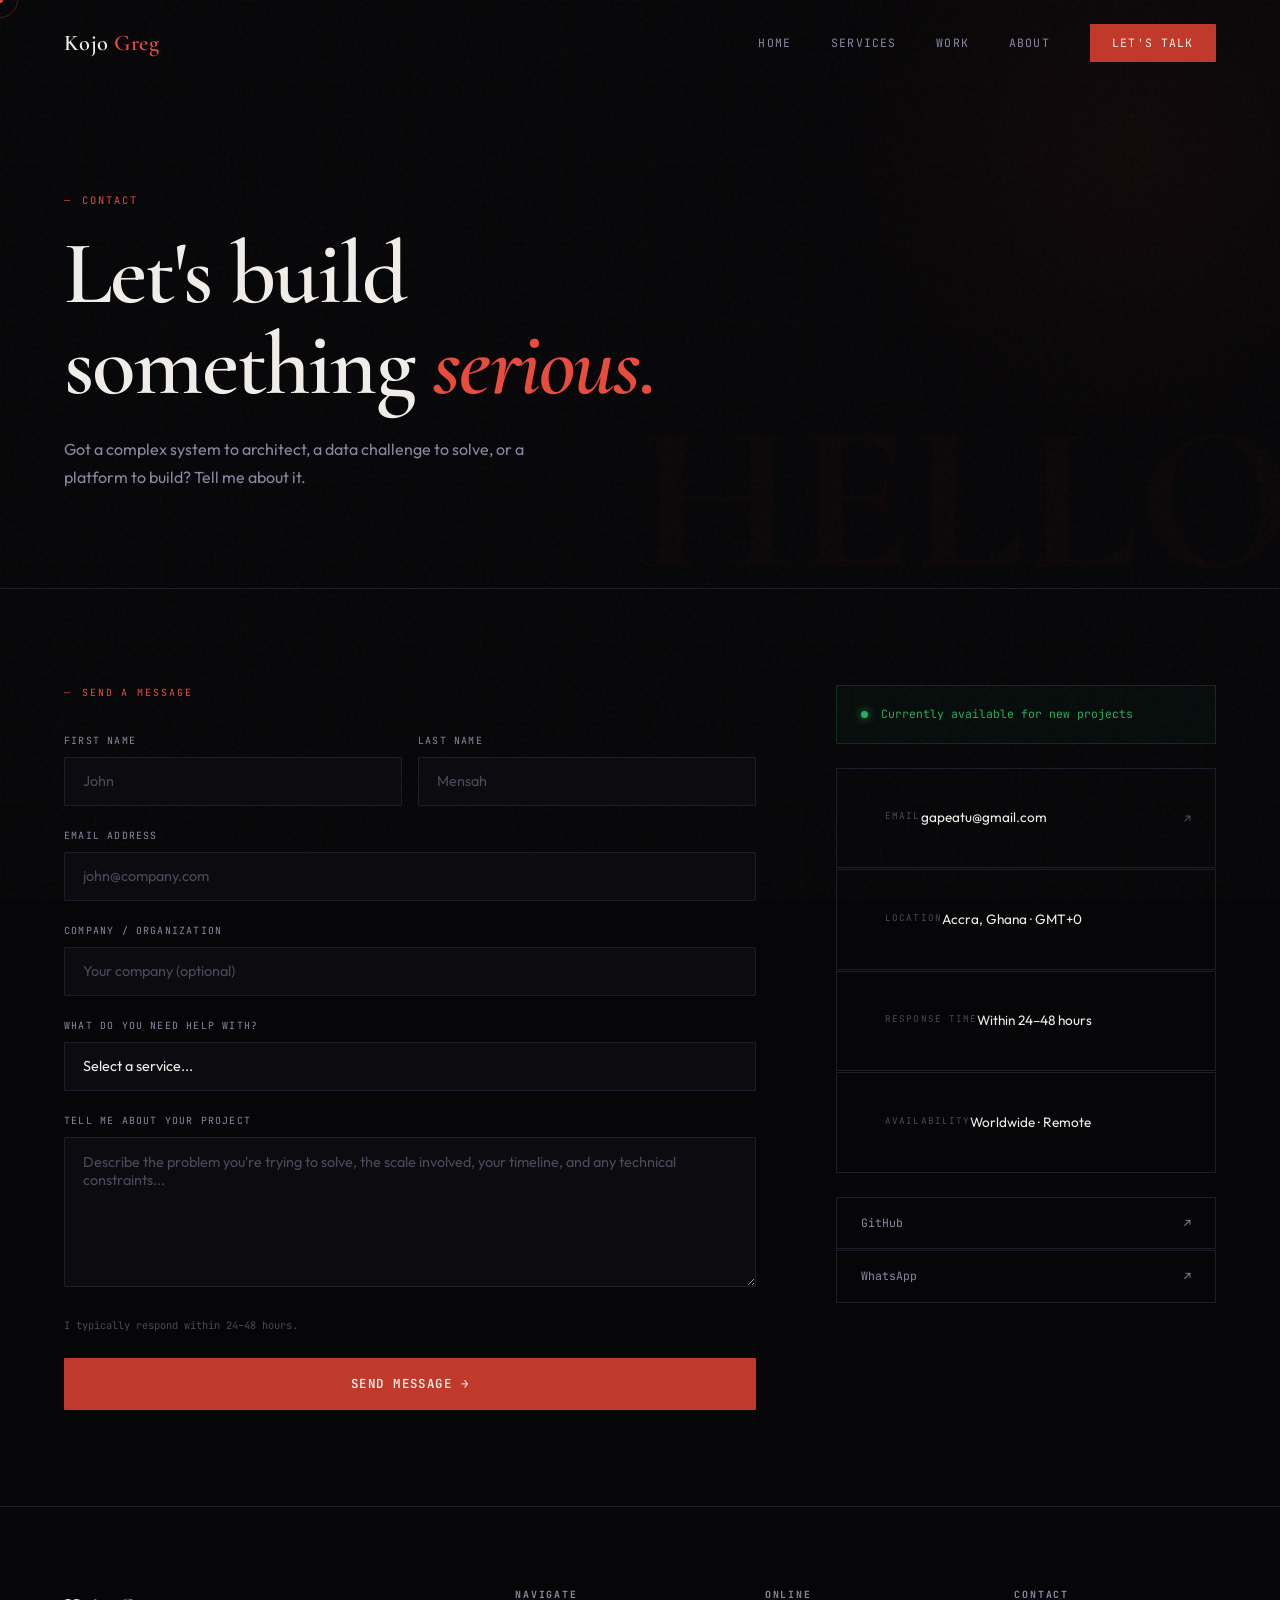
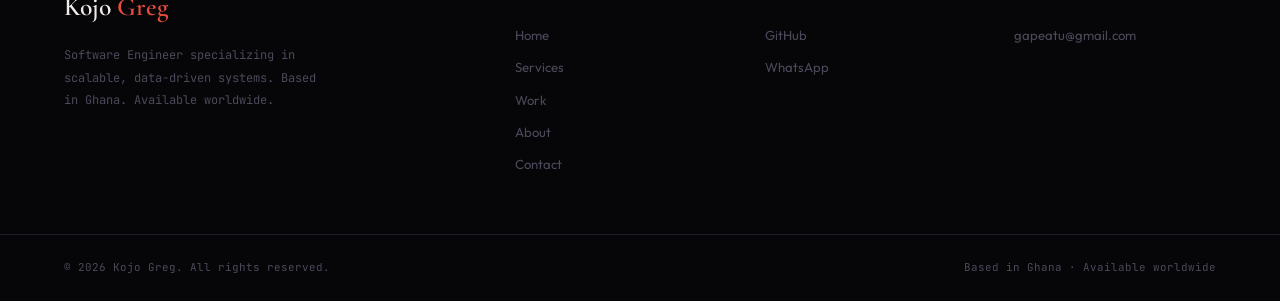
<file: contact.html>
<!DOCTYPE html>
<html lang="en">
<head>
  <meta charset="UTF-8"/>
  <meta name="viewport" content="width=device-width, initial-scale=1.0"/>
  <title>Contact — Kojo Greg</title>
  <meta name="description" content="Get in touch with Kojo Greg — Software Engineer available for projects worldwide."/>
  <link rel="icon" type="image/svg+xml" href="data:image/svg+xml,<svg xmlns='http://www.w3.org/2000/svg' viewBox='0 0 100 100'><rect width='100' height='100' rx='8' fill='%23060608'/><text y='.9em' font-size='72' font-family='serif' fill='%23c0392b'>K</text></svg>"/>
  <link rel="stylesheet" href="styles.css"/>
  <style>
    .page-hero {
      padding: 12rem 4rem 6rem;
      border-bottom: 1px solid var(--border);
      position: relative; overflow: hidden;
    }
    .page-hero::after {
      content: 'HELLO';
      position: absolute; right: -1rem; bottom: -1rem;
      font-family: var(--display); font-size: 13rem; font-weight: 700;
      color: rgba(192,57,43,0.03); line-height: 1;
      pointer-events: none; user-select: none;
    }
    .page-hero h1 {
      font-family: var(--display);
      font-size: clamp(3.5rem, 7vw, 6.5rem);
      font-weight: 600; line-height: 1.02;
      letter-spacing: -0.02em;
      animation: fadeUp 0.9s ease both;
    }
    .page-hero h1 em { color: var(--accent2); font-style: italic; }
    .page-hero p {
      font-family: var(--body); font-size: 1rem;
      color: var(--dim); max-width: 520px;
      line-height: 1.8; margin-top: 1.5rem;
      animation: fadeUp 0.9s 0.15s ease both;
    }

    .contact-body {
      padding: 6rem 4rem;
      display: grid; grid-template-columns: 1fr 380px;
      gap: 5rem; align-items: start;
    }

    /* FORM */
    .form-head {
      font-family: var(--mono); font-size: 0.62rem;
      color: var(--accent2); letter-spacing: 0.2em;
      text-transform: uppercase; margin-bottom: 2rem;
      display: flex; align-items: center; gap: 0.6rem;
    }
    .form-head::before { content: '—'; color: var(--accent); }

    .field {
      margin-bottom: 1.4rem;
    }
    .field label {
      display: block;
      font-family: var(--mono); font-size: 0.62rem;
      color: var(--dim); letter-spacing: 0.12em;
      text-transform: uppercase; margin-bottom: 0.5rem;
    }
    .field input,
    .field select,
    .field textarea {
      width: 100%;
      background: var(--bg2);
      border: 1px solid var(--border);
      color: var(--text);
      font-family: var(--body); font-size: 0.9rem;
      padding: 0.9rem 1.1rem;
      outline: none;
      transition: border-color 0.25s, box-shadow 0.25s;
      border-radius: 1px;
      appearance: none;
    }
    .field input:focus,
    .field select:focus,
    .field textarea:focus {
      border-color: var(--accent);
      box-shadow: 0 0 0 3px rgba(192,57,43,0.08);
    }
    .field input::placeholder,
    .field textarea::placeholder { color: var(--muted); }
    .field textarea { resize: vertical; min-height: 150px; }
    .field-row { display: grid; grid-template-columns: 1fr 1fr; gap: 1rem; }

    .form-note {
      font-family: var(--mono); font-size: 0.65rem;
      color: var(--muted); margin-top: 0.5rem; margin-bottom: 1.5rem;
    }

    .submit-btn {
      width: 100%;
      background: var(--accent); color: var(--text);
      border: none; cursor: none;
      font-family: var(--mono); font-size: 0.78rem;
      font-weight: 600; letter-spacing: 0.12em;
      text-transform: uppercase;
      padding: 1.1rem 2rem;
      transition: background 0.2s, transform 0.2s, box-shadow 0.2s;
      border-radius: 1px;
      display: flex; align-items: center; justify-content: center; gap: 0.6rem;
    }
    .submit-btn:hover {
      background: var(--accent2);
      transform: translateY(-2px);
      box-shadow: 0 8px 30px rgba(192,57,43,0.3);
    }
    .submit-btn:disabled { opacity: 0.6; cursor: not-allowed; transform: none; }

    /* Success */
    .form-success {
      display: none; padding: 4rem 2rem;
      border: 1px solid rgba(192,57,43,0.2);
      background: rgba(192,57,43,0.03);
      text-align: center;
    }
    .form-success .check {
      font-family: var(--display); font-size: 3rem;
      color: var(--accent2); margin-bottom: 1rem;
    }
    .form-success h3 { font-family: var(--display); font-size: 2rem; font-weight: 600; margin-bottom: 0.5rem; }
    .form-success p { font-family: var(--body); font-size: 0.88rem; color: var(--dim); }

    /* SIDE PANEL */
    .contact-side { position: sticky; top: 7rem; }
    .avail-badge {
      display: flex; align-items: center; gap: 0.8rem;
      padding: 1.2rem 1.5rem;
      border: 1px solid rgba(39,174,96,0.2);
      background: rgba(39,174,96,0.04);
      margin-bottom: 1.5rem;
      font-family: var(--mono); font-size: 0.72rem; color: #27ae60;
    }
    .avail-dot {
      width: 7px; height: 7px;
      background: #27ae60; border-radius: 50%;
      flex-shrink: 0; box-shadow: 0 0 8px #27ae60;
      animation: blink 2s ease infinite;
    }
    .contact-card {
      border: 1px solid var(--border);
      margin-bottom: 1px;
      transition: border-color 0.3s;
    }
    .contact-card:hover { border-color: var(--accent); }
    .contact-card a,
    .contact-card div {
      display: flex; align-items: center; justify-content: space-between;
      padding: 1.2rem 1.5rem;
      font-family: var(--body); font-size: 0.85rem;
      color: var(--text); text-decoration: none;
      transition: color 0.2s;
    }
    .contact-card a:hover { color: var(--accent2); }
    .cc-label {
      font-family: var(--mono); font-size: 0.58rem;
      color: var(--muted); letter-spacing: 0.12em;
      text-transform: uppercase; display: block;
      margin-bottom: 0.2rem;
    }
    .cc-arrow { color: var(--muted); font-size: 0.8rem; }

    .social-row {
      display: flex; flex-direction: column; gap: 1px;
      margin-top: 1.5rem;
    }
    .social-btn {
      display: flex; align-items: center; justify-content: space-between;
      padding: 1rem 1.5rem;
      border: 1px solid var(--border);
      font-family: var(--mono); font-size: 0.72rem; color: var(--dim);
      text-decoration: none;
      transition: all 0.2s;
    }
    .social-btn:hover { border-color: var(--accent); color: var(--accent2); }

    @media (max-width: 960px) {
      .page-hero { padding: 9rem 1.5rem 4rem; }
      .page-hero::after { display: none; }
      .contact-body { grid-template-columns: 1fr; padding: 4rem 1.5rem; gap: 3rem; }
      .contact-side { position: static; }
      .field-row { grid-template-columns: 1fr; }
    }
  </style>
</head>
<body>
  <div class="page-transition"></div>
  <div class="cursor"></div><div class="cursor-ring"></div>
  <div class="bg-grid"></div><div class="bg-glow"></div><div class="noise"></div>

  <nav>
    <a href="index.html" class="nav-logo">Kojo <em>Greg</em></a>
    <div class="nav-links">
      <a href="index.html">Home</a><a href="services.html">Services</a>
      <a href="work.html">Work</a><a href="about.html">About</a>
      <a href="contact.html" class="nav-cta active">Let's Talk</a>
    </div>
    <button class="hamburger" aria-label="Menu"><span></span><span></span><span></span></button>
  </nav>
  <div class="mobile-menu">
    <a href="index.html">Home</a><a href="services.html">Services</a>
    <a href="work.html">Work</a><a href="about.html">About</a><a href="contact.html">Let's Talk</a>
  </div>

  <section class="page-hero">
    <div class="label">Contact</div>
    <h1>Let's build<br/>something <em>serious.</em></h1>
    <p>Got a complex system to architect, a data challenge to solve, or a platform to build? Tell me about it.</p>
  </section>

  <section class="contact-body">
    <!-- FORM -->
    <div class="fade-up">
      <div class="form-head">Send a Message</div>
      <!--
        TO ACTIVATE: Go to formspree.io, create a free account,
        create a form, and replace YOUR_FORM_ID below with your actual ID.
        e.g. action="https://formspree.io/f/abcdefgh"
      -->
      <form id="contactForm" action="https://formspree.io/f/YOUR_FORM_ID" method="POST">
        <div class="field-row">
          <div class="field">
            <label>First Name</label>
            <input type="text" name="firstName" placeholder="John" required/>
          </div>
          <div class="field">
            <label>Last Name</label>
            <input type="text" name="lastName" placeholder="Mensah" required/>
          </div>
        </div>
        <div class="field">
          <label>Email Address</label>
          <input type="email" name="email" placeholder="john@company.com" required/>
        </div>
        <div class="field">
          <label>Company / Organization</label>
          <input type="text" name="company" placeholder="Your company (optional)"/>
        </div>
        <div class="field">
          <label>What do you need help with?</label>
          <select name="service">
            <option value="" disabled selected>Select a service...</option>
            <option>Backend Architecture & API Design</option>
            <option>Data Systems & Analytics Engineering</option>
            <option>Enterprise Platform Development</option>
            <option>Full-Stack Development</option>
            <option>Technical Consulting</option>
            <option>Other / Not sure yet</option>
          </select>
        </div>
        <div class="field">
          <label>Tell me about your project</label>
          <textarea name="message" placeholder="Describe the problem you're trying to solve, the scale involved, your timeline, and any technical constraints..." required></textarea>
        </div>
        <div class="form-note">I typically respond within 24–48 hours.</div>
        <button type="submit" class="submit-btn" id="submitBtn">
          Send Message →
        </button>
      </form>
      <div class="form-success" id="formSuccess">
        <div class="check">✓</div>
        <h3>Message received.</h3>
        <p>Thanks for reaching out. I'll get back to you within 24–48 hours.</p>
      </div>
    </div>

    <!-- SIDE -->
    <div class="contact-side fade-up">
      <div class="avail-badge">
        <div class="avail-dot"></div>
        Currently available for new projects
      </div>
      <div class="contact-card">
        <a href="mailto:gapeatu@gmail.com">
          <div><span class="cc-label">Email</span>gapeatu@gmail.com</div>
          <span class="cc-arrow">↗</span>
        </a>
      </div>
      <div class="contact-card">
        <div>
          <div><span class="cc-label">Location</span>Accra, Ghana · GMT+0</div>
        </div>
      </div>
      <div class="contact-card">
        <div>
          <div><span class="cc-label">Response Time</span>Within 24–48 hours</div>
        </div>
      </div>
      <div class="contact-card">
        <div>
          <div><span class="cc-label">Availability</span>Worldwide · Remote</div>
        </div>
      </div>

      <div class="social-row">
        <a href="https://github.com/dga-greg" target="_blank" class="social-btn">
          GitHub <span>↗</span>
        </a>
        <a href="https://wa.me/23354669832" target="_blank" class="social-btn">
          WhatsApp <span>↗</span>
        </a>
        
        
      </div>
    </div>
  </section>

  <footer>
    <div class="footer-brand">
      <span class="logo">Kojo <em>Greg</em></span>
      <p>Software Engineer specializing in scalable, data-driven systems. Based in Ghana. Available worldwide.</p>
    </div>
    <div class="footer-col"><h4>Navigate</h4><a href="index.html">Home</a><a href="services.html">Services</a><a href="work.html">Work</a><a href="about.html">About</a><a href="contact.html">Contact</a></div>
    <div class="footer-col"><h4>Online</h4><a href="https://github.com/dga-greg" target="_blank">GitHub</a>
      <a href="https://wa.me/23354669832" target="_blank">WhatsApp</a></div>
    <div class="footer-col"><h4>Contact</h4><a href="mailto:gapeatu@gmail.com">gapeatu@gmail.com</a></div>
  </footer>
  <div class="footer-bottom">
    <p>© 2026 Kojo Greg. All rights reserved.</p>
    <p>Based in Ghana · Available worldwide</p>
  </div>

  <script src="main.js"></script>
  <script>
    const form = document.getElementById('contactForm');
    const btn = document.getElementById('submitBtn');
    const success = document.getElementById('formSuccess');

    form.addEventListener('submit', async function(e) {
      // If using Formspree, remove this preventDefault and let it submit normally
      // For now, simulate success:
      e.preventDefault();
      btn.disabled = true;
      btn.textContent = 'Sending...';
      setTimeout(() => {
        form.style.display = 'none';
        success.style.display = 'block';
      }, 1000);
    });
  </script>
</body>
</html>
</file>
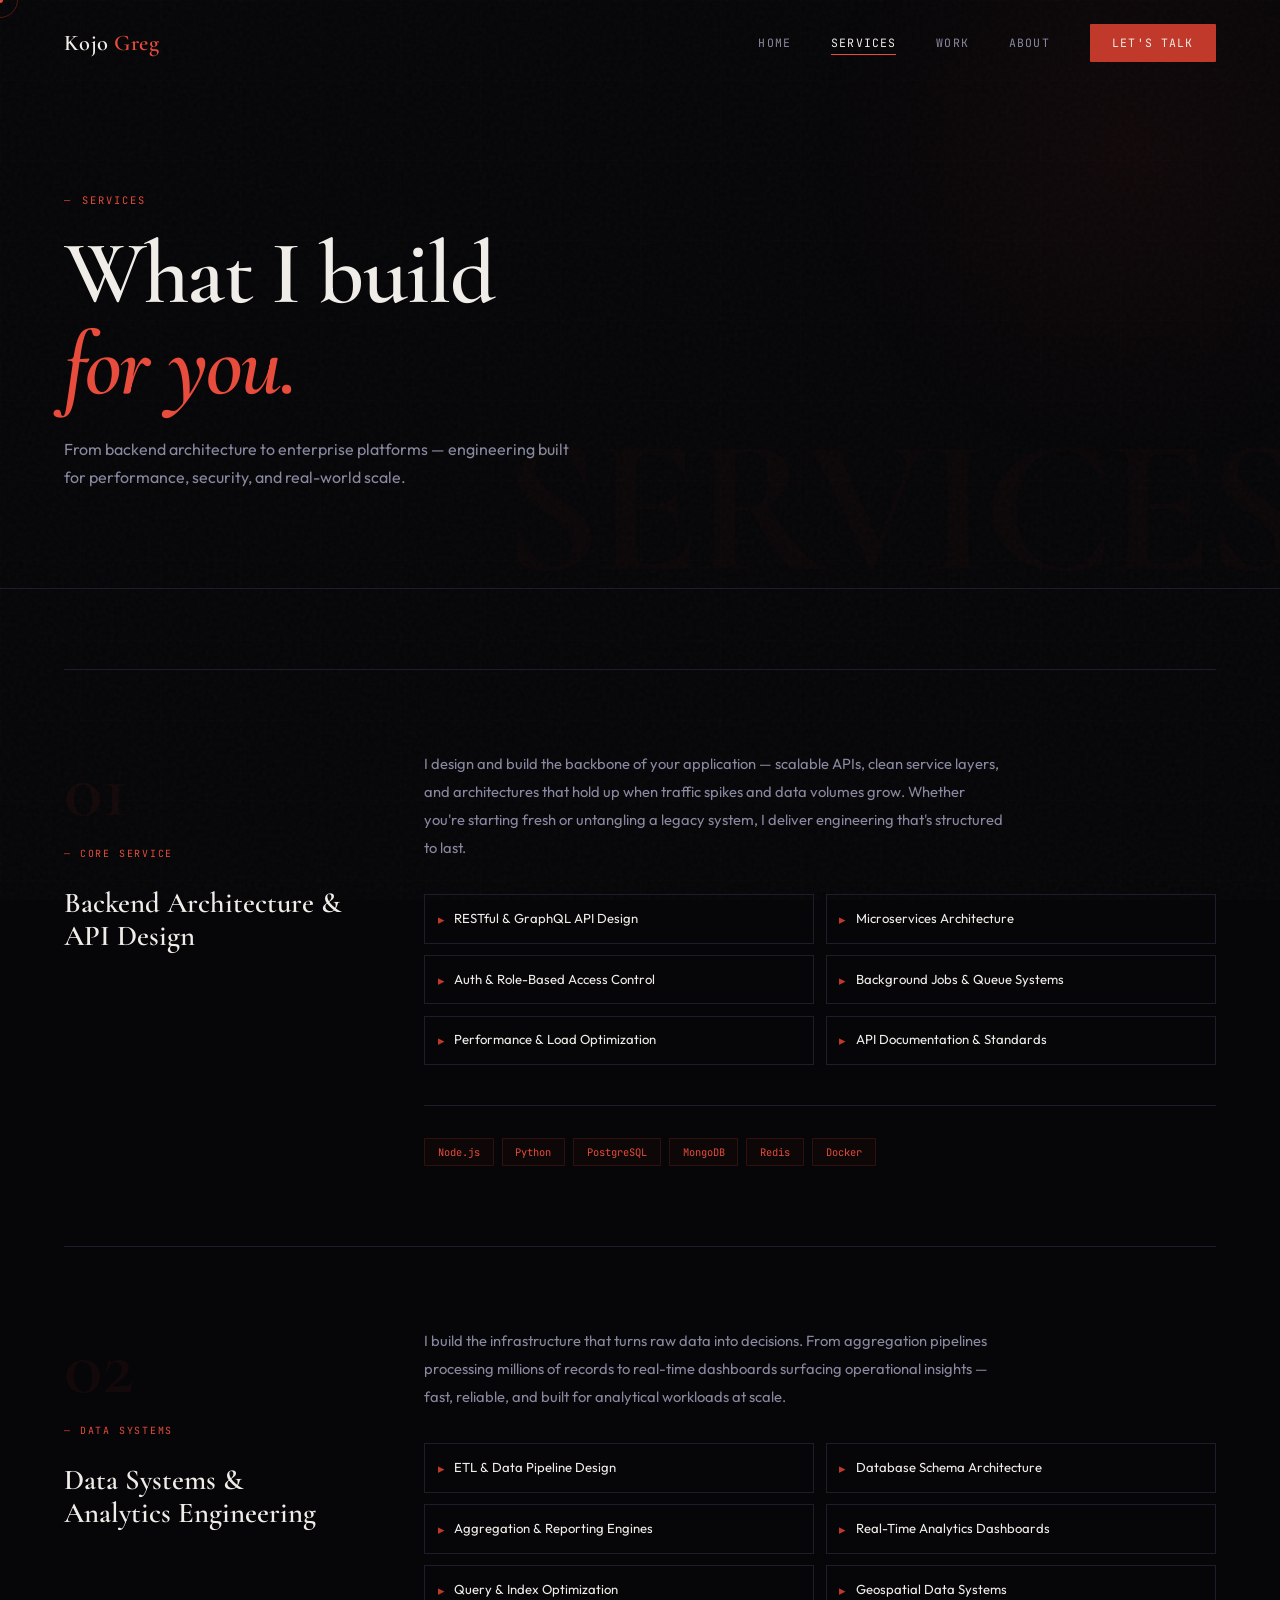
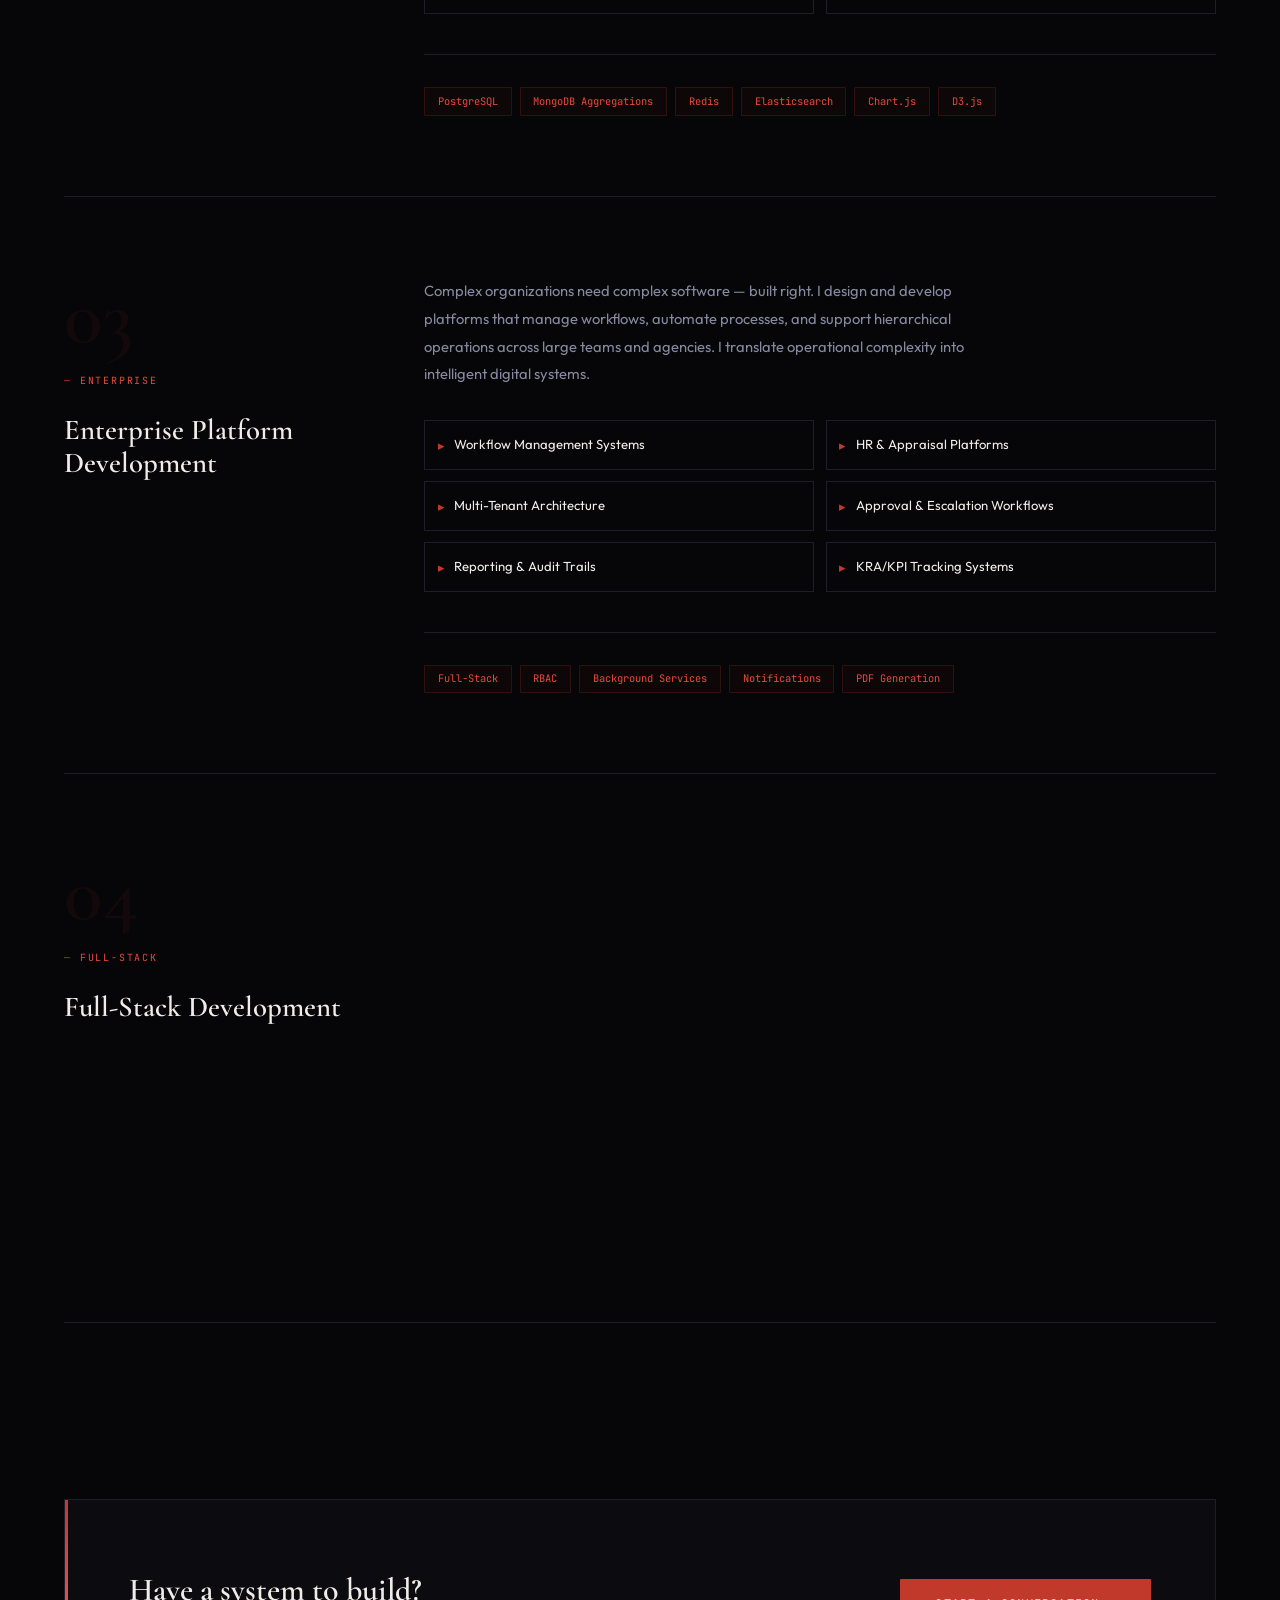
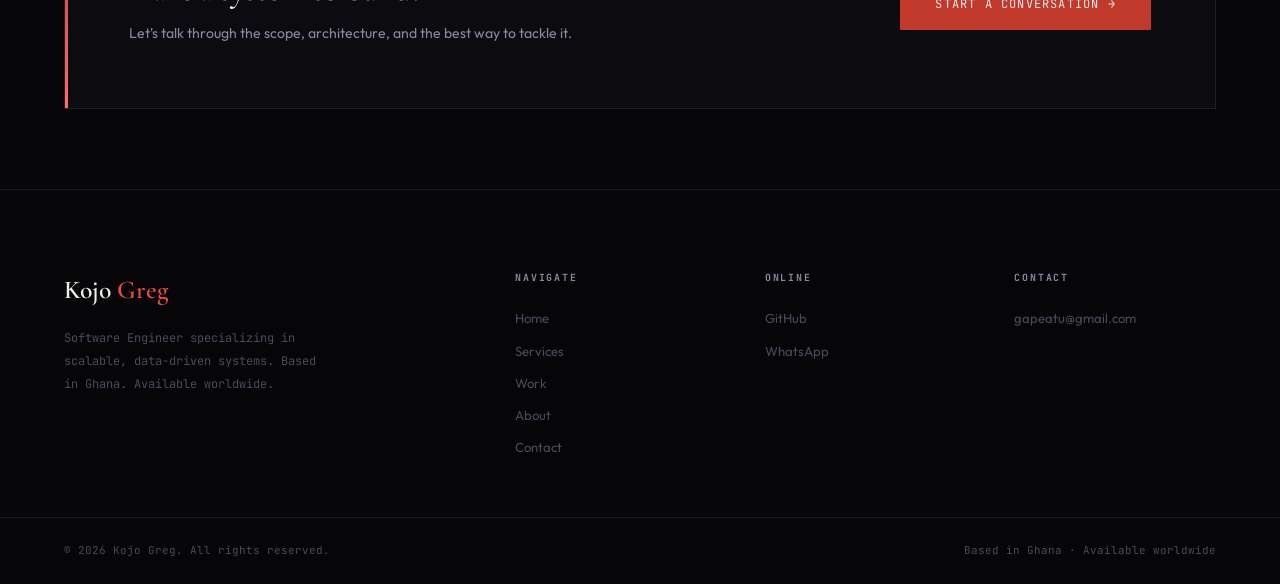
<file: services.html>
<!DOCTYPE html>
<html lang="en">
<head>
  <meta charset="UTF-8"/>
  <meta name="viewport" content="width=device-width, initial-scale=1.0"/>
  <title>Services — Kojo Greg</title>
  <meta name="description" content="Software engineering services — backend architecture, data systems, enterprise platforms, and full-stack development."/>
  <link rel="icon" type="image/svg+xml" href="data:image/svg+xml,<svg xmlns='http://www.w3.org/2000/svg' viewBox='0 0 100 100'><rect width='100' height='100' rx='8' fill='%23060608'/><text y='.9em' font-size='72' font-family='serif' fill='%23c0392b'>K</text></svg>"/>
  <link rel="stylesheet" href="styles.css"/>
  <style>
    .page-hero {
      padding: 12rem 4rem 6rem;
      border-bottom: 1px solid var(--border);
      position: relative; overflow: hidden;
    }
    .page-hero::after {
      content: 'SERVICES';
      position: absolute; right: -1rem; bottom: -1rem;
      font-family: var(--display); font-size: 12rem; font-weight: 700;
      color: rgba(192,57,43,0.03); line-height: 1;
      pointer-events: none; user-select: none;
      letter-spacing: -0.04em;
    }
    .page-hero h1 {
      font-family: var(--display);
      font-size: clamp(3.5rem, 7vw, 6.5rem);
      font-weight: 600; line-height: 1.02;
      letter-spacing: -0.02em;
      animation: fadeUp 0.9s ease both;
    }
    .page-hero h1 em { color: var(--accent2); font-style: italic; }
    .page-hero p {
      font-family: var(--body); font-size: 1rem;
      color: var(--dim); max-width: 520px;
      line-height: 1.8; margin-top: 1.5rem;
      animation: fadeUp 0.9s 0.15s ease both;
    }

    /* Services */
    .svc-section { padding: 0 4rem 6rem; }
    .svc-block {
      display: grid; grid-template-columns: 280px 1fr;
      gap: 5rem; padding: 5rem 0;
      border-bottom: 1px solid var(--border);
    }
    .svc-block:first-of-type { border-top: 1px solid var(--border); margin-top: 5rem; }
    .svc-left { position: sticky; top: 7rem; }
    .svc-left .num {
      font-family: var(--display); font-size: 5rem; font-weight: 600;
      color: rgba(192,57,43,0.08); line-height: 1; margin-bottom: 1rem;
    }
    .svc-left h2 {
      font-family: var(--display); font-size: 1.8rem;
      font-weight: 600; line-height: 1.15; margin-bottom: 1rem;
    }
    .svc-left .svc-lbl {
      font-family: var(--mono); font-size: 0.62rem;
      color: var(--accent2); letter-spacing: 0.18em;
      text-transform: uppercase; margin-bottom: 1.5rem;
      display: flex; align-items: center; gap: 0.5rem;
    }
    .svc-left .svc-lbl::before { content: '—'; color: var(--accent); }

    .svc-right p {
      font-family: var(--body); font-size: 0.92rem;
      color: var(--dim); line-height: 1.9;
      margin-bottom: 2rem; max-width: 580px;
    }
    .caps-grid {
      display: grid; grid-template-columns: 1fr 1fr;
      gap: 0.7rem; margin-bottom: 2.5rem;
    }
    .cap {
      display: flex; align-items: flex-start; gap: 0.6rem;
      font-family: var(--body); font-size: 0.82rem; color: var(--text);
      padding: 0.8rem; border: 1px solid var(--border);
      transition: border-color 0.2s;
    }
    .cap:hover { border-color: var(--accent); }
    .cap::before { content: '▸'; color: var(--accent); flex-shrink: 0; margin-top: 1px; }
    .tech-row {
      display: flex; flex-wrap: wrap; gap: 0.5rem;
      padding-top: 2rem; border-top: 1px solid var(--border);
    }
    .tech-pill {
      font-family: var(--mono); font-size: 0.65rem;
      color: var(--accent2);
      border: 1px solid rgba(192,57,43,0.2);
      background: rgba(192,57,43,0.04);
      padding: 0.3rem 0.8rem; border-radius: 1px;
    }

    /* CTA strip */
    .cta-strip {
      margin: 5rem 4rem;
      padding: 4rem;
      background: var(--bg2);
      border: 1px solid var(--border);
      display: flex; justify-content: space-between;
      align-items: center; gap: 2rem; flex-wrap: wrap;
      position: relative; overflow: hidden;
    }
    .cta-strip::before {
      content: '';
      position: absolute; left: 0; top: 0; bottom: 0;
      width: 3px;
      background: linear-gradient(180deg, var(--accent), var(--accent3));
    }
    .cta-strip h3 {
      font-family: var(--display); font-size: 2rem; font-weight: 600;
      margin-bottom: 0.4rem;
    }
    .cta-strip p { font-family: var(--body); font-size: 0.88rem; color: var(--dim); }

    @media (max-width: 900px) {
      .page-hero { padding: 9rem 1.5rem 4rem; }
      .page-hero::after { display: none; }
      .svc-section { padding: 0 1.5rem 4rem; }
      .svc-block { grid-template-columns: 1fr; gap: 2.5rem; }
      .svc-left { position: static; }
      .cta-strip { margin: 4rem 1.5rem; padding: 2.5rem; flex-direction: column; align-items: flex-start; }
      .caps-grid { grid-template-columns: 1fr; }
    }
  </style>
</head>
<body>
  <div class="page-transition"></div>
  <div class="cursor"></div><div class="cursor-ring"></div>
  <div class="bg-grid"></div><div class="bg-glow"></div><div class="noise"></div>

  <nav>
    <a href="index.html" class="nav-logo">Kojo <em>Greg</em></a>
    <div class="nav-links">
      <a href="index.html">Home</a>
      <a href="services.html" class="active">Services</a>
      <a href="work.html">Work</a>
      <a href="about.html">About</a>
      <a href="contact.html" class="nav-cta">Let's Talk</a>
    </div>
    <button class="hamburger" aria-label="Menu"><span></span><span></span><span></span></button>
  </nav>
  <div class="mobile-menu">
    <a href="index.html">Home</a><a href="services.html">Services</a>
    <a href="work.html">Work</a><a href="about.html">About</a><a href="contact.html">Let's Talk</a>
  </div>

  <section class="page-hero">
    <div class="label">Services</div>
    <h1>What I build<br/><em>for you.</em></h1>
    <p>From backend architecture to enterprise platforms — engineering built for performance, security, and real-world scale.</p>
  </section>

  <section class="svc-section">
    <div class="svc-block">
      <div class="svc-left fade-up">
        <div class="num">01</div>
        <div class="svc-lbl">Core Service</div>
        <h2>Backend Architecture & API Design</h2>
      </div>
      <div class="svc-right fade-up">
        <p>I design and build the backbone of your application — scalable APIs, clean service layers, and architectures that hold up when traffic spikes and data volumes grow. Whether you're starting fresh or untangling a legacy system, I deliver engineering that's structured to last.</p>
        <div class="caps-grid">
          <div class="cap">RESTful & GraphQL API Design</div>
          <div class="cap">Microservices Architecture</div>
          <div class="cap">Auth & Role-Based Access Control</div>
          <div class="cap">Background Jobs & Queue Systems</div>
          <div class="cap">Performance & Load Optimization</div>
          <div class="cap">API Documentation & Standards</div>
        </div>
        <div class="tech-row">
          <span class="tech-pill">Node.js</span><span class="tech-pill">Python</span>
          <span class="tech-pill">PostgreSQL</span><span class="tech-pill">MongoDB</span>
          <span class="tech-pill">Redis</span><span class="tech-pill">Docker</span>
        </div>
      </div>
    </div>

    <div class="svc-block">
      <div class="svc-left fade-up">
        <div class="num">02</div>
        <div class="svc-lbl">Data Systems</div>
        <h2>Data Systems & Analytics Engineering</h2>
      </div>
      <div class="svc-right fade-up">
        <p>I build the infrastructure that turns raw data into decisions. From aggregation pipelines processing millions of records to real-time dashboards surfacing operational insights — fast, reliable, and built for analytical workloads at scale.</p>
        <div class="caps-grid">
          <div class="cap">ETL & Data Pipeline Design</div>
          <div class="cap">Database Schema Architecture</div>
          <div class="cap">Aggregation & Reporting Engines</div>
          <div class="cap">Real-Time Analytics Dashboards</div>
          <div class="cap">Query & Index Optimization</div>
          <div class="cap">Geospatial Data Systems</div>
        </div>
        <div class="tech-row">
          <span class="tech-pill">PostgreSQL</span><span class="tech-pill">MongoDB Aggregations</span>
          <span class="tech-pill">Redis</span><span class="tech-pill">Elasticsearch</span>
          <span class="tech-pill">Chart.js</span><span class="tech-pill">D3.js</span>
        </div>
      </div>
    </div>

    <div class="svc-block">
      <div class="svc-left fade-up">
        <div class="num">03</div>
        <div class="svc-lbl">Enterprise</div>
        <h2>Enterprise Platform Development</h2>
      </div>
      <div class="svc-right fade-up">
        <p>Complex organizations need complex software — built right. I design and develop platforms that manage workflows, automate processes, and support hierarchical operations across large teams and agencies. I translate operational complexity into intelligent digital systems.</p>
        <div class="caps-grid">
          <div class="cap">Workflow Management Systems</div>
          <div class="cap">HR & Appraisal Platforms</div>
          <div class="cap">Multi-Tenant Architecture</div>
          <div class="cap">Approval & Escalation Workflows</div>
          <div class="cap">Reporting & Audit Trails</div>
          <div class="cap">KRA/KPI Tracking Systems</div>
        </div>
        <div class="tech-row">
          <span class="tech-pill">Full-Stack</span><span class="tech-pill">RBAC</span>
          <span class="tech-pill">Background Services</span><span class="tech-pill">Notifications</span>
          <span class="tech-pill">PDF Generation</span>
        </div>
      </div>
    </div>

    <div class="svc-block">
      <div class="svc-left fade-up">
        <div class="num">04</div>
        <div class="svc-lbl">Full-Stack</div>
        <h2>Full-Stack Development</h2>
      </div>
      <div class="svc-right fade-up">
        <p>End-to-end development from database to UI. Complete applications — responsive frontends, robust backends, and everything between. Performance, security, and clean architecture are non-negotiable in every layer of the stack.</p>
        <div class="caps-grid">
          <div class="cap">Frontend Development (Angular)</div>
          <div class="cap">Backend & API Engineering</div>
          <div class="cap">Database Design & Optimization</div>
          <div class="cap">Cloud Deployment & DevOps</div>
          <div class="cap">CI/CD & GitHub Actions Pipelines</div>
          <div class="cap">Security Implementation</div>
        </div>
        <div class="tech-row">
          <span class="tech-pill">Angular</span><span class="tech-pill">TypeScript</span>
          <span class="tech-pill">Docker</span><span class="tech-pill">Nginx</span>
          <span class="tech-pill">GitHub Actions</span><span class="tech-pill">Linux</span>
        </div>
      </div>
    </div>
  </section>

  <div class="cta-strip fade-up">
    <div>
      <h3>Have a system to build?</h3>
      <p>Let's talk through the scope, architecture, and the best way to tackle it.</p>
    </div>
    <a href="contact.html" class="btn btn-primary">Start a Conversation →</a>
  </div>

  <footer>
    <div class="footer-brand">
      <span class="logo">Kojo <em>Greg</em></span>
      <p>Software Engineer specializing in scalable, data-driven systems. Based in Ghana. Available worldwide.</p>
    </div>
    <div class="footer-col"><h4>Navigate</h4><a href="index.html">Home</a><a href="services.html">Services</a><a href="work.html">Work</a><a href="about.html">About</a><a href="contact.html">Contact</a></div>
    <div class="footer-col"><h4>Online</h4><a href="https://github.com/dga-greg" target="_blank">GitHub</a>
      <a href="https://wa.me/23354669832" target="_blank">WhatsApp</a></div>
    <div class="footer-col"><h4>Contact</h4><a href="mailto:gapeatu@gmail.com">gapeatu@gmail.com</a></div>
  </footer>
  <div class="footer-bottom">
    <p>© 2026 Kojo Greg. All rights reserved.</p>
    <p>Based in Ghana · Available worldwide</p>
  </div>
  <script src="main.js"></script>
</body>
</html>
</file>
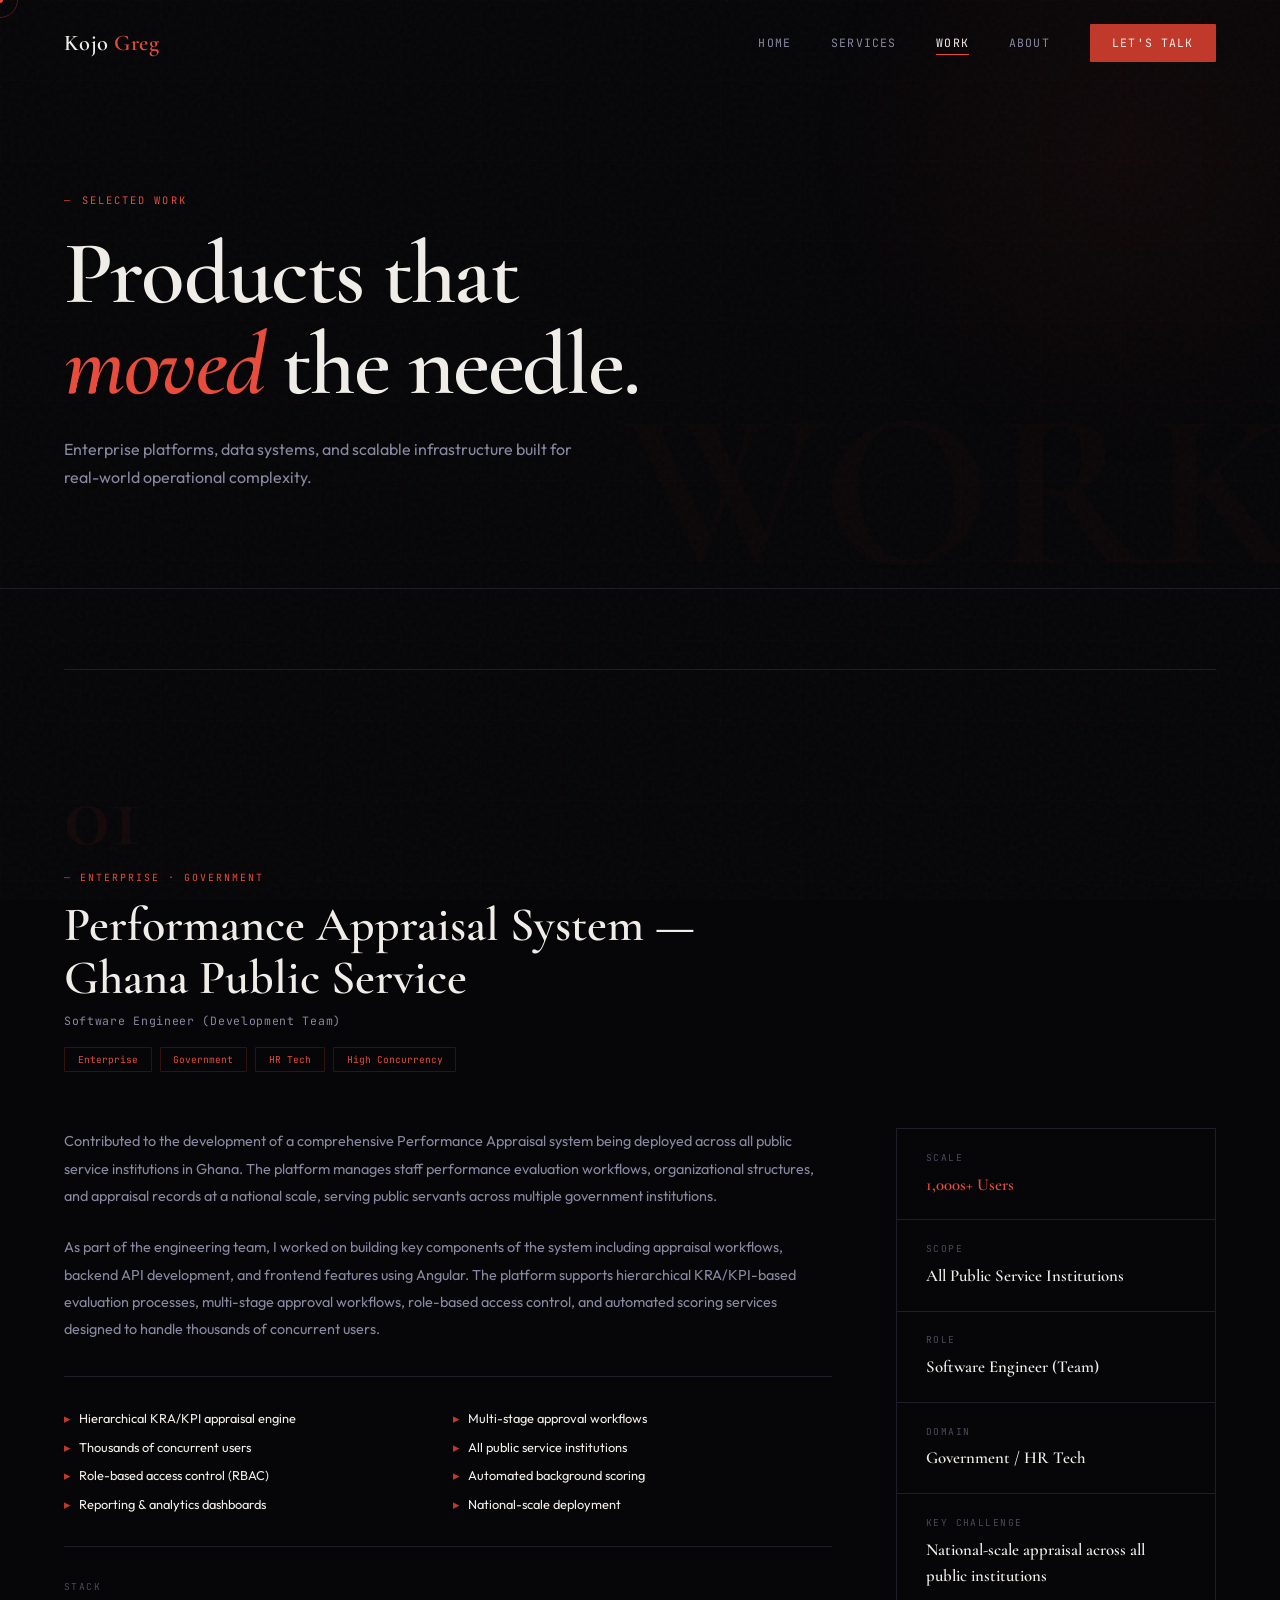
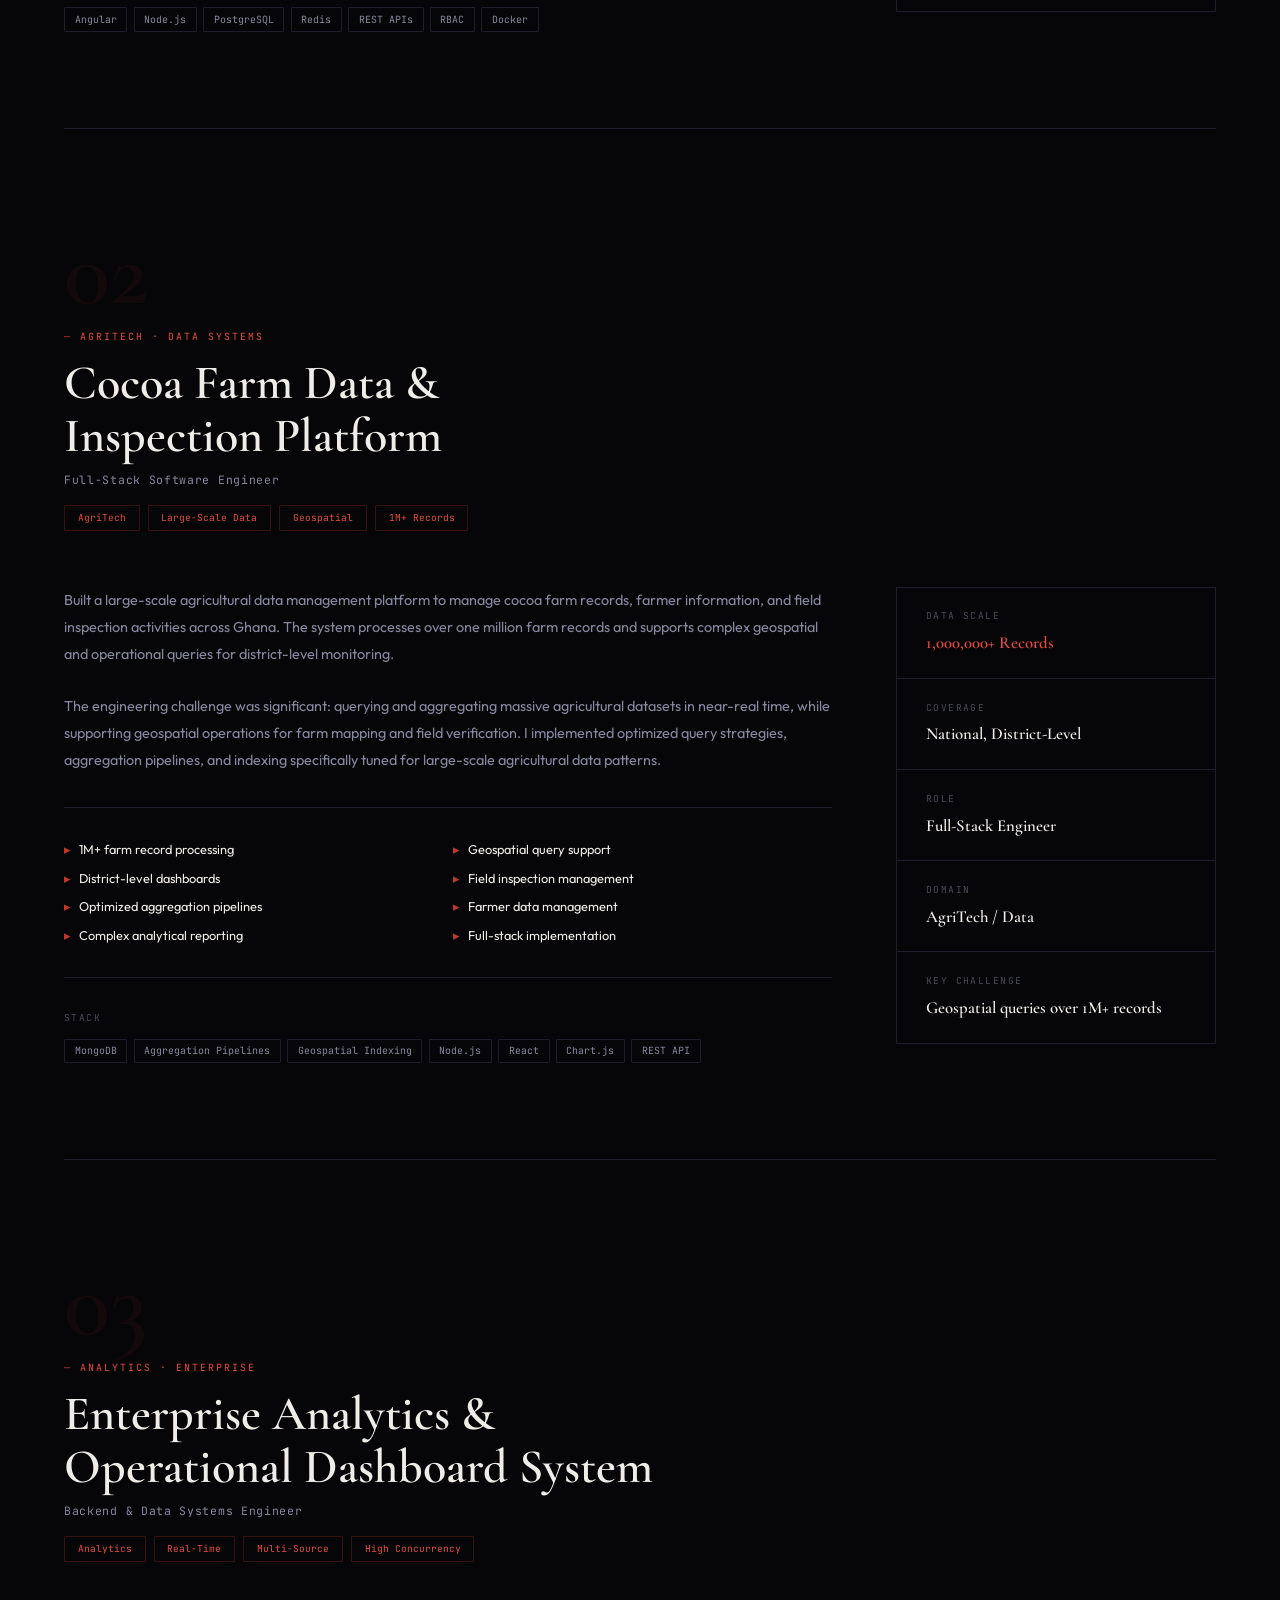
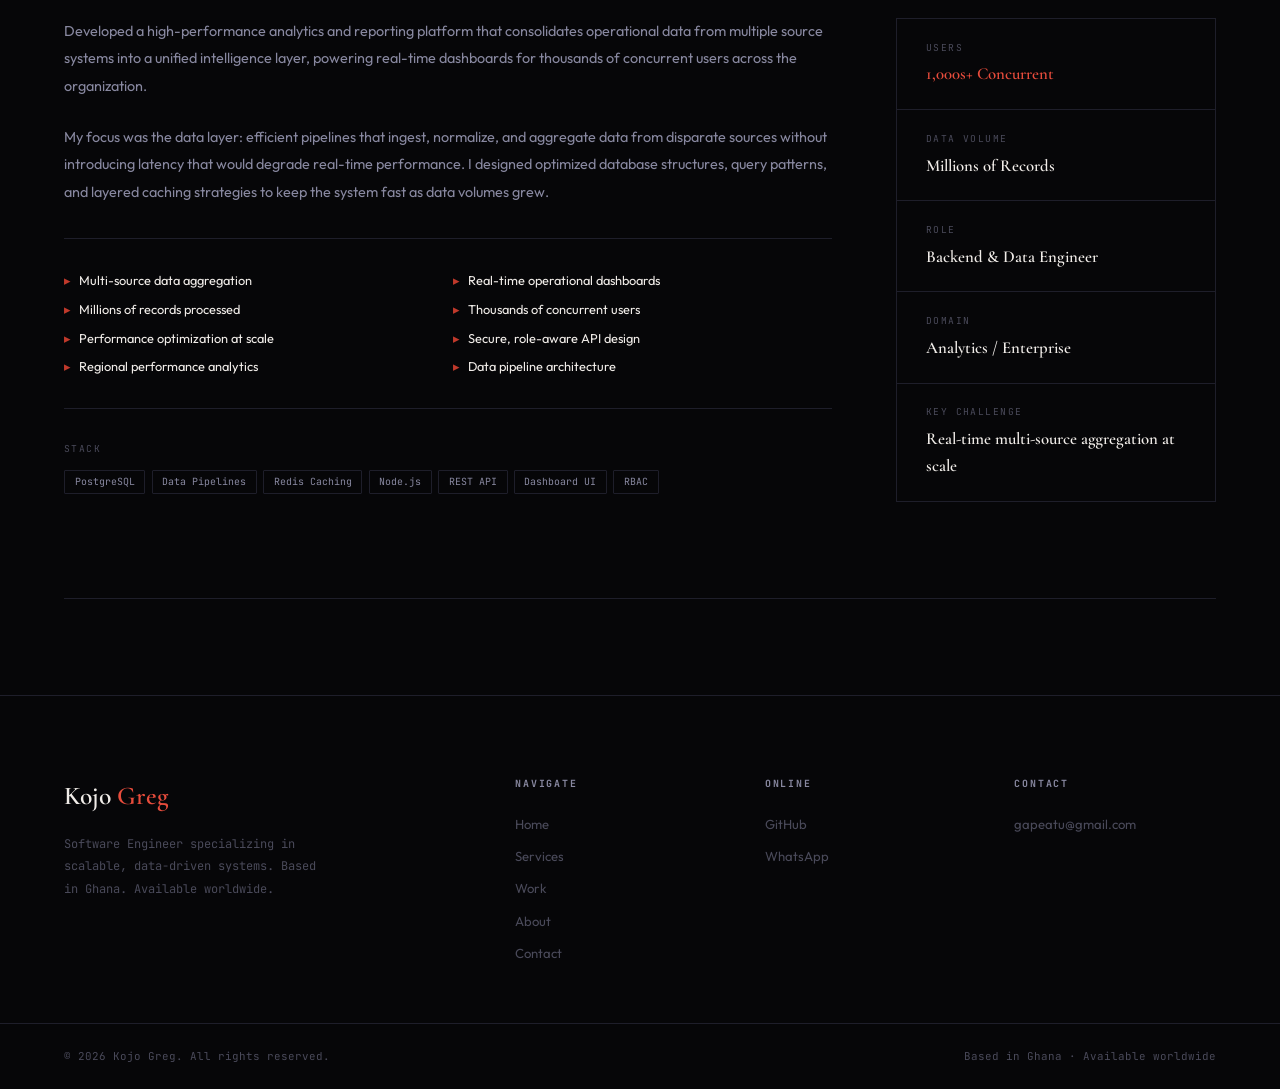
<file: work.html>
<!DOCTYPE html>
<html lang="en">
<head>
  <meta charset="UTF-8"/>
  <meta name="viewport" content="width=device-width, initial-scale=1.0"/>
  <title>Work — Kojo Greg</title>
  <meta name="description" content="Portfolio of enterprise platforms, data systems, and scalable infrastructure built by Kojo Greg."/>
  <link rel="icon" type="image/svg+xml" href="data:image/svg+xml,<svg xmlns='http://www.w3.org/2000/svg' viewBox='0 0 100 100'><rect width='100' height='100' rx='8' fill='%23060608'/><text y='.9em' font-size='72' font-family='serif' fill='%23c0392b'>K</text></svg>"/>
  <link rel="stylesheet" href="styles.css"/>
  <style>
    .page-hero {
      padding: 12rem 4rem 6rem;
      border-bottom: 1px solid var(--border);
      position: relative; overflow: hidden;
    }
    .page-hero::after {
      content: 'WORK';
      position: absolute; right: -1rem; bottom: -1rem;
      font-family: var(--display); font-size: 14rem; font-weight: 700;
      color: rgba(192,57,43,0.03); line-height: 1;
      pointer-events: none; user-select: none;
    }
    .page-hero h1 {
      font-family: var(--display);
      font-size: clamp(3.5rem, 7vw, 6.5rem);
      font-weight: 600; line-height: 1.02;
      letter-spacing: -0.02em;
      animation: fadeUp 0.9s ease both;
    }
    .page-hero h1 em { color: var(--accent2); font-style: italic; }
    .page-hero p {
      font-family: var(--body); font-size: 1rem;
      color: var(--dim); max-width: 520px;
      line-height: 1.8; margin-top: 1.5rem;
      animation: fadeUp 0.9s 0.15s ease both;
    }

    .cases { padding: 0 4rem 6rem; }

    .case {
      padding: 6rem 0;
      border-bottom: 1px solid var(--border);
    }
    .case:first-of-type { border-top: 1px solid var(--border); margin-top: 5rem; }

    .case-top {
      display: flex; justify-content: space-between;
      align-items: flex-start; gap: 2rem;
      margin-bottom: 3.5rem; flex-wrap: wrap;
    }
    .case-num {
      font-family: var(--display); font-size: 6rem; font-weight: 600;
      color: rgba(192,57,43,0.07); line-height: 1;
      margin-bottom: 0.5rem;
    }
    .case-cat {
      font-family: var(--mono); font-size: 0.62rem;
      color: var(--accent2); letter-spacing: 0.2em;
      text-transform: uppercase; margin-bottom: 0.8rem;
      display: flex; align-items: center; gap: 0.5rem;
    }
    .case-cat::before { content: '—'; color: var(--accent); }
    .case-title {
      font-family: var(--display); font-size: clamp(2rem, 4vw, 3rem);
      font-weight: 600; line-height: 1.1; margin-bottom: 0.5rem;
    }
    .case-role {
      font-family: var(--mono); font-size: 0.72rem;
      color: var(--dim); letter-spacing: 0.06em;
    }
    .case-badges { display: flex; gap: 0.5rem; flex-wrap: wrap; margin-top: 1rem; }
    .cbadge {
      font-family: var(--mono); font-size: 0.6rem;
      color: var(--accent2); border: 1px solid rgba(192,57,43,0.25);
      padding: 0.25rem 0.8rem; border-radius: 1px;
    }

    .case-body {
      display: grid; grid-template-columns: 1fr 320px;
      gap: 4rem; align-items: start;
    }
    .case-body p {
      font-family: var(--body); font-size: 0.9rem;
      color: var(--dim); line-height: 1.9; margin-bottom: 1.5rem;
    }
    .case-highlights {
      display: grid; grid-template-columns: 1fr 1fr;
      gap: 0.6rem; margin-top: 2rem;
      padding-top: 2rem; border-top: 1px solid var(--border);
    }
    .hl {
      display: flex; align-items: flex-start; gap: 0.5rem;
      font-family: var(--body); font-size: 0.8rem;
      color: var(--text); line-height: 1.5;
    }
    .hl::before { content: '▸'; color: var(--accent); flex-shrink: 0; }

    .case-panel {
      border: 1px solid var(--border);
      position: sticky; top: 7rem;
    }
    .panel-stat {
      padding: 1.3rem 1.8rem;
      border-bottom: 1px solid var(--border);
    }
    .panel-stat:last-child { border-bottom: none; }
    .ps-label {
      font-family: var(--mono); font-size: 0.6rem;
      color: var(--muted); letter-spacing: 0.15em;
      text-transform: uppercase; margin-bottom: 0.4rem;
    }
    .ps-val {
      font-family: var(--display); font-size: 1.05rem;
      font-weight: 600; color: var(--text);
    }
    .ps-val.red { color: var(--accent2); }

    .case-stack {
      margin-top: 2rem; padding-top: 2rem;
      border-top: 1px solid var(--border);
    }
    .stack-label {
      font-family: var(--mono); font-size: 0.6rem;
      color: var(--muted); letter-spacing: 0.15em;
      text-transform: uppercase; margin-bottom: 0.8rem;
    }
    .stack-pills { display: flex; flex-wrap: wrap; gap: 0.4rem; }
    .sp {
      font-family: var(--mono); font-size: 0.62rem;
      color: var(--dim); border: 1px solid var(--border);
      padding: 0.2rem 0.6rem; border-radius: 1px;
    }

    @media (max-width: 960px) {
      .page-hero { padding: 9rem 1.5rem 4rem; }
      .page-hero::after { display: none; }
      .cases { padding: 0 1.5rem 4rem; }
      .case-body { grid-template-columns: 1fr; }
      .case-panel { position: static; }
      .case-highlights { grid-template-columns: 1fr; }
    }
  </style>
</head>
<body>
  <div class="page-transition"></div>
  <div class="cursor"></div><div class="cursor-ring"></div>
  <div class="bg-grid"></div><div class="bg-glow"></div><div class="noise"></div>

  <nav>
    <a href="index.html" class="nav-logo">Kojo <em>Greg</em></a>
    <div class="nav-links">
      <a href="index.html">Home</a><a href="services.html">Services</a>
      <a href="work.html" class="active">Work</a><a href="about.html">About</a>
      <a href="contact.html" class="nav-cta">Let's Talk</a>
    </div>
    <button class="hamburger" aria-label="Menu"><span></span><span></span><span></span></button>
  </nav>
  <div class="mobile-menu">
    <a href="index.html">Home</a><a href="services.html">Services</a>
    <a href="work.html">Work</a><a href="about.html">About</a><a href="contact.html">Let's Talk</a>
  </div>

  <section class="page-hero">
    <div class="label">Selected Work</div>
    <h1>Products that<br/><em>moved</em> the needle.</h1>
    <p>Enterprise platforms, data systems, and scalable infrastructure built for real-world operational complexity.</p>
  </section>

  <section class="cases">

    <!-- CASE 1 -->
    <div class="case">
      <div class="case-top">
        <div>
          <div class="case-num">01</div>
          <div class="case-cat">Enterprise · Government</div>
          <h2 class="case-title">Performance Appraisal System —<br/>Ghana Public Service</h2>
          <div class="case-role">Software Engineer (Development Team)</div>
          <div class="case-badges">
            <span class="cbadge">Enterprise</span><span class="cbadge">Government</span>
            <span class="cbadge">HR Tech</span><span class="cbadge">High Concurrency</span>
          </div>
        </div>
      </div>
      <div class="case-body fade-up">
        <div>
          <p>Contributed to the development of a comprehensive Performance Appraisal system being deployed across all public service institutions in Ghana. The platform manages staff performance evaluation workflows, organizational structures, and appraisal records at a national scale, serving public servants across multiple government institutions.</p>
          <p>As part of the engineering team, I worked on building key components of the system including appraisal workflows, backend API development, and frontend features using Angular. The platform supports hierarchical KRA/KPI-based evaluation processes, multi-stage approval workflows, role-based access control, and automated scoring services designed to handle thousands of concurrent users.</p>
          <div class="case-highlights">
            <div class="hl">Hierarchical KRA/KPI appraisal engine</div>
            <div class="hl">Multi-stage approval workflows</div>
            <div class="hl">Thousands of concurrent users</div>
            <div class="hl">All public service institutions</div>
            <div class="hl">Role-based access control (RBAC)</div>
            <div class="hl">Automated background scoring</div>
            <div class="hl">Reporting & analytics dashboards</div>
            <div class="hl">National-scale deployment</div>
          </div>
          <div class="case-stack">
            <div class="stack-label">Stack</div>
            <div class="stack-pills">
              <span class="sp">Angular</span><span class="sp">Node.js</span>
              <span class="sp">PostgreSQL</span><span class="sp">Redis</span>
              <span class="sp">REST APIs</span><span class="sp">RBAC</span><span class="sp">Docker</span>
            </div>
          </div>
        </div>
        <div class="case-panel">
          <div class="panel-stat"><div class="ps-label">Scale</div><div class="ps-val red">1,000s+ Users</div></div>
          <div class="panel-stat"><div class="ps-label">Scope</div><div class="ps-val">All Public Service Institutions</div></div>
          <div class="panel-stat"><div class="ps-label">Role</div><div class="ps-val">Software Engineer (Team)</div></div>
          <div class="panel-stat"><div class="ps-label">Domain</div><div class="ps-val">Government / HR Tech</div></div>
          <div class="panel-stat"><div class="ps-label">Key Challenge</div><div class="ps-val">National-scale appraisal across all public institutions</div></div>
        </div>
      </div>
    </div>

    <!-- CASE 2 -->
    <div class="case">
      <div class="case-top">
        <div>
          <div class="case-num">02</div>
          <div class="case-cat">AgriTech · Data Systems</div>
          <h2 class="case-title">Cocoa Farm Data &<br/>Inspection Platform</h2>
          <div class="case-role">Full-Stack Software Engineer</div>
          <div class="case-badges">
            <span class="cbadge">AgriTech</span><span class="cbadge">Large-Scale Data</span>
            <span class="cbadge">Geospatial</span><span class="cbadge">1M+ Records</span>
          </div>
        </div>
      </div>
      <div class="case-body fade-up">
        <div>
          <p>Built a large-scale agricultural data management platform to manage cocoa farm records, farmer information, and field inspection activities across Ghana. The system processes over one million farm records and supports complex geospatial and operational queries for district-level monitoring.</p>
          <p>The engineering challenge was significant: querying and aggregating massive agricultural datasets in near-real time, while supporting geospatial operations for farm mapping and field verification. I implemented optimized query strategies, aggregation pipelines, and indexing specifically tuned for large-scale agricultural data patterns.</p>
          <div class="case-highlights">
            <div class="hl">1M+ farm record processing</div>
            <div class="hl">Geospatial query support</div>
            <div class="hl">District-level dashboards</div>
            <div class="hl">Field inspection management</div>
            <div class="hl">Optimized aggregation pipelines</div>
            <div class="hl">Farmer data management</div>
            <div class="hl">Complex analytical reporting</div>
            <div class="hl">Full-stack implementation</div>
          </div>
          <div class="case-stack">
            <div class="stack-label">Stack</div>
            <div class="stack-pills">
              <span class="sp">MongoDB</span><span class="sp">Aggregation Pipelines</span>
              <span class="sp">Geospatial Indexing</span><span class="sp">Node.js</span>
              <span class="sp">React</span><span class="sp">Chart.js</span><span class="sp">REST API</span>
            </div>
          </div>
        </div>
        <div class="case-panel">
          <div class="panel-stat"><div class="ps-label">Data Scale</div><div class="ps-val red">1,000,000+ Records</div></div>
          <div class="panel-stat"><div class="ps-label">Coverage</div><div class="ps-val">National, District-Level</div></div>
          <div class="panel-stat"><div class="ps-label">Role</div><div class="ps-val">Full-Stack Engineer</div></div>
          <div class="panel-stat"><div class="ps-label">Domain</div><div class="ps-val">AgriTech / Data</div></div>
          <div class="panel-stat"><div class="ps-label">Key Challenge</div><div class="ps-val">Geospatial queries over 1M+ records</div></div>
        </div>
      </div>
    </div>

    <!-- CASE 3 -->
    <div class="case">
      <div class="case-top">
        <div>
          <div class="case-num">03</div>
          <div class="case-cat">Analytics · Enterprise</div>
          <h2 class="case-title">Enterprise Analytics &<br/>Operational Dashboard System</h2>
          <div class="case-role">Backend & Data Systems Engineer</div>
          <div class="case-badges">
            <span class="cbadge">Analytics</span><span class="cbadge">Real-Time</span>
            <span class="cbadge">Multi-Source</span><span class="cbadge">High Concurrency</span>
          </div>
        </div>
      </div>
      <div class="case-body fade-up">
        <div>
          <p>Developed a high-performance analytics and reporting platform that consolidates operational data from multiple source systems into a unified intelligence layer, powering real-time dashboards for thousands of concurrent users across the organization.</p>
          <p>My focus was the data layer: efficient pipelines that ingest, normalize, and aggregate data from disparate sources without introducing latency that would degrade real-time performance. I designed optimized database structures, query patterns, and layered caching strategies to keep the system fast as data volumes grew.</p>
          <div class="case-highlights">
            <div class="hl">Multi-source data aggregation</div>
            <div class="hl">Real-time operational dashboards</div>
            <div class="hl">Millions of records processed</div>
            <div class="hl">Thousands of concurrent users</div>
            <div class="hl">Performance optimization at scale</div>
            <div class="hl">Secure, role-aware API design</div>
            <div class="hl">Regional performance analytics</div>
            <div class="hl">Data pipeline architecture</div>
          </div>
          <div class="case-stack">
            <div class="stack-label">Stack</div>
            <div class="stack-pills">
              <span class="sp">PostgreSQL</span><span class="sp">Data Pipelines</span>
              <span class="sp">Redis Caching</span><span class="sp">Node.js</span>
              <span class="sp">REST API</span><span class="sp">Dashboard UI</span><span class="sp">RBAC</span>
            </div>
          </div>
        </div>
        <div class="case-panel">
          <div class="panel-stat"><div class="ps-label">Users</div><div class="ps-val red">1,000s+ Concurrent</div></div>
          <div class="panel-stat"><div class="ps-label">Data Volume</div><div class="ps-val">Millions of Records</div></div>
          <div class="panel-stat"><div class="ps-label">Role</div><div class="ps-val">Backend & Data Engineer</div></div>
          <div class="panel-stat"><div class="ps-label">Domain</div><div class="ps-val">Analytics / Enterprise</div></div>
          <div class="panel-stat"><div class="ps-label">Key Challenge</div><div class="ps-val">Real-time multi-source aggregation at scale</div></div>
        </div>
      </div>
    </div>

  </section>

  <footer>
    <div class="footer-brand">
      <span class="logo">Kojo <em>Greg</em></span>
      <p>Software Engineer specializing in scalable, data-driven systems. Based in Ghana. Available worldwide.</p>
    </div>
    <div class="footer-col"><h4>Navigate</h4><a href="index.html">Home</a><a href="services.html">Services</a><a href="work.html">Work</a><a href="about.html">About</a><a href="contact.html">Contact</a></div>
    <div class="footer-col"><h4>Online</h4><a href="https://github.com/dga-greg" target="_blank">GitHub</a>
      <a href="https://wa.me/23354669832" target="_blank">WhatsApp</a></div>
    <div class="footer-col"><h4>Contact</h4><a href="mailto:gapeatu@gmail.com">gapeatu@gmail.com</a></div>
  </footer>
  <div class="footer-bottom">
    <p>© 2026 Kojo Greg. All rights reserved.</p>
    <p>Based in Ghana · Available worldwide</p>
  </div>
  <script src="main.js"></script>
</body>
</html>
</file>
<file: styles.css>
@import url('https://fonts.googleapis.com/css2?family=Cormorant+Garamond:wght@300;400;500;600;700&family=JetBrains+Mono:wght@300;400;500;600&family=Outfit:wght@300;400;500;600;700&display=swap');

:root {
  --bg:      #060608;
  --bg2:     #0c0c10;
  --bg3:     #111118;
  --border:  #1e1e2a;
  --border2: #2a2a38;
  --accent:  #c0392b;
  --accent2: #e74c3c;
  --accent3: #ff6b6b;
  --gold:    #c9a84c;
  --text:    #f0ece8;
  --muted:   #4a4a5a;
  --dim:     #8888a0;
  --display: 'Cormorant Garamond', serif;
  --body:    'Outfit', sans-serif;
  --mono:    'JetBrains Mono', monospace;
}

*, *::before, *::after { box-sizing: border-box; margin: 0; padding: 0; }
html { scroll-behavior: smooth; }

body {
  background: var(--bg);
  color: var(--text);
  font-family: var(--body);
  font-size: 16px;
  line-height: 1.6;
  overflow-x: hidden;
  cursor: none;
}

/* ── CURSOR ── */
.cursor {
  width: 6px; height: 6px;
  background: var(--accent2);
  border-radius: 50%;
  position: fixed; pointer-events: none; z-index: 9999;
  transform: translate(-50%, -50%);
  transition: width 0.2s, height 0.2s, background 0.2s;
  mix-blend-mode: normal;
}
.cursor-ring {
  width: 36px; height: 36px;
  border: 1px solid rgba(192, 57, 43, 0.4);
  border-radius: 50%;
  position: fixed; pointer-events: none; z-index: 9998;
  transform: translate(-50%, -50%);
  transition: width 0.25s ease, height 0.25s ease, opacity 0.25s;
}

/* ── SCROLLBAR ── */
::-webkit-scrollbar { width: 3px; }
::-webkit-scrollbar-track { background: var(--bg); }
::-webkit-scrollbar-thumb { background: var(--accent); }

/* ── PAGE TRANSITION ── */
.page-transition {
  position: fixed; inset: 0;
  background: var(--accent);
  z-index: 9000;
  transform: scaleY(0);
  transform-origin: bottom;
  pointer-events: none;
}
.page-transition.enter {
  animation: transEnter 0.45s cubic-bezier(0.76, 0, 0.24, 1) forwards;
}
.page-transition.exit {
  transform-origin: top;
  animation: transExit 0.45s cubic-bezier(0.76, 0, 0.24, 1) forwards;
}
@keyframes transEnter {
  from { transform: scaleY(0); transform-origin: bottom; }
  to   { transform: scaleY(1); transform-origin: bottom; }
}
@keyframes transExit {
  from { transform: scaleY(1); transform-origin: top; }
  to   { transform: scaleY(0); transform-origin: top; }
}

/* ── BACKGROUND ── */
.bg-grid {
  position: fixed; inset: 0; pointer-events: none; z-index: 0;
  background-image:
    linear-gradient(rgba(192,57,43,0.025) 1px, transparent 1px),
    linear-gradient(90deg, rgba(192,57,43,0.025) 1px, transparent 1px);
  background-size: 80px 80px;
}
.bg-glow {
  position: fixed; pointer-events: none; z-index: 0;
  width: 700px; height: 700px;
  background: radial-gradient(circle, rgba(192,57,43,0.06) 0%, transparent 65%);
  top: -200px; right: -200px;
  border-radius: 50%;
}
.bg-glow2 {
  position: fixed; pointer-events: none; z-index: 0;
  width: 500px; height: 500px;
  background: radial-gradient(circle, rgba(192,57,43,0.04) 0%, transparent 65%);
  bottom: -100px; left: -100px;
  border-radius: 50%;
}
.noise {
  position: fixed; inset: 0; pointer-events: none; z-index: 1;
  opacity: 0.03;
  background-image: url("data:image/svg+xml,%3Csvg viewBox='0 0 256 256' xmlns='http://www.w3.org/2000/svg'%3E%3Cfilter id='n'%3E%3CfeTurbulence type='fractalNoise' baseFrequency='0.85' numOctaves='4' stitchTiles='stitch'/%3E%3C/filter%3E%3Crect width='100%25' height='100%25' filter='url(%23n)'/%3E%3C/svg%3E");
}

/* ── NAV ── */
nav {
  position: fixed; top: 0; left: 0; right: 0; z-index: 100;
  padding: 1.5rem 4rem;
  display: flex; align-items: center; justify-content: space-between;
  transition: all 0.4s;
}
nav.scrolled {
  padding: 1rem 4rem;
  background: rgba(6,6,8,0.92);
  backdrop-filter: blur(20px);
  border-bottom: 1px solid var(--border);
}
.nav-logo {
  font-family: var(--display);
  font-size: 1.4rem;
  font-weight: 600;
  color: var(--text);
  text-decoration: none;
  letter-spacing: 0.02em;
}
.nav-logo em { color: var(--accent2); font-style: normal; }
.nav-links { display: flex; gap: 2.5rem; align-items: center; }
.nav-links a {
  font-family: var(--mono);
  font-size: 0.72rem;
  color: var(--dim);
  text-decoration: none;
  letter-spacing: 0.1em;
  text-transform: uppercase;
  transition: color 0.2s;
  position: relative;
}
.nav-links a::after {
  content: '';
  position: absolute; bottom: -3px; left: 0;
  width: 0; height: 1px;
  background: var(--accent2);
  transition: width 0.3s;
}
.nav-links a:hover, .nav-links a.active { color: var(--text); }
.nav-links a:hover::after, .nav-links a.active::after { width: 100%; }
.nav-cta {
  font-family: var(--mono);
  font-size: 0.72rem;
  letter-spacing: 0.1em;
  text-transform: uppercase;
  color: var(--text) !important;
  background: var(--accent);
  padding: 0.6rem 1.4rem;
  text-decoration: none;
  transition: background 0.2s, transform 0.2s !important;
  border-radius: 1px;
}
.nav-cta::after { display: none !important; }
.nav-cta:hover { background: var(--accent2) !important; transform: translateY(-1px); }

/* Hamburger */
.hamburger {
  display: none; flex-direction: column; gap: 5px;
  cursor: pointer; background: none; border: none; padding: 4px;
}
.hamburger span { display: block; width: 22px; height: 1px; background: var(--dim); transition: all 0.3s; }
.hamburger.open span:nth-child(1) { transform: translateY(6px) rotate(45deg); }
.hamburger.open span:nth-child(2) { opacity: 0; }
.hamburger.open span:nth-child(3) { transform: translateY(-6px) rotate(-45deg); }
.mobile-menu {
  display: none; position: fixed; inset: 0;
  background: var(--bg); z-index: 99;
  flex-direction: column; align-items: center; justify-content: center; gap: 2rem;
}
.mobile-menu.open { display: flex; }
.mobile-menu a {
  font-family: var(--display); font-size: 2rem; font-weight: 500;
  color: var(--dim); text-decoration: none; transition: color 0.2s;
}
.mobile-menu a:hover { color: var(--accent2); }

/* ── SECTION ── */
section { position: relative; z-index: 2; }

/* ── LABEL ── */
.label {
  font-family: var(--mono);
  font-size: 0.65rem;
  color: var(--accent2);
  letter-spacing: 0.2em;
  text-transform: uppercase;
  margin-bottom: 1.2rem;
  display: flex; align-items: center; gap: 0.6rem;
}
.label::before { content: '—'; color: var(--accent); }

/* ── SECTION TITLE ── */
.section-title {
  font-family: var(--display);
  font-size: clamp(2.5rem, 5vw, 4rem);
  font-weight: 600;
  line-height: 1.05;
  letter-spacing: -0.01em;
}

/* ── BUTTONS ── */
.btn {
  display: inline-flex; align-items: center; gap: 0.6rem;
  font-family: var(--mono);
  font-size: 0.75rem;
  letter-spacing: 0.1em;
  text-transform: uppercase;
  text-decoration: none;
  padding: 1rem 2.2rem;
  transition: all 0.25s;
  cursor: none;
  border-radius: 1px;
}
.btn-primary { background: var(--accent); color: var(--text); }
.btn-primary:hover { background: var(--accent2); transform: translateY(-2px); box-shadow: 0 8px 30px rgba(192,57,43,0.3); }
.btn-outline { border: 1px solid var(--border2); color: var(--dim); }
.btn-outline:hover { border-color: var(--accent); color: var(--accent2); transform: translateY(-2px); }

/* ── DIVIDER ── */
.divider {
  border: none; border-top: 1px solid var(--border);
  position: relative; z-index: 2;
}

/* ── FOOTER ── */
footer {
  position: relative; z-index: 2;
  border-top: 1px solid var(--border);
  padding: 5rem 4rem 3rem;
  display: grid;
  grid-template-columns: 2fr 1fr 1fr 1fr;
  gap: 3rem;
}
.footer-brand .logo {
  font-family: var(--display);
  font-size: 1.6rem;
  font-weight: 600;
  color: var(--text);
  margin-bottom: 1rem;
  display: block;
}
.footer-brand .logo em { color: var(--accent2); font-style: normal; }
.footer-brand p {
  font-family: var(--mono);
  font-size: 0.75rem;
  color: var(--muted);
  line-height: 1.9;
  max-width: 260px;
}
.footer-col h4 {
  font-family: var(--mono);
  font-size: 0.62rem;
  color: var(--dim);
  letter-spacing: 0.18em;
  text-transform: uppercase;
  margin-bottom: 1.4rem;
}
.footer-col a {
  display: block;
  font-family: var(--body);
  font-size: 0.82rem;
  color: var(--muted);
  text-decoration: none;
  margin-bottom: 0.7rem;
  transition: color 0.2s;
}
.footer-col a:hover { color: var(--accent2); }
.footer-bottom {
  position: relative; z-index: 2;
  border-top: 1px solid var(--border);
  padding: 1.5rem 4rem;
  display: flex; align-items: center; justify-content: space-between;
}
.footer-bottom p {
  font-family: var(--mono);
  font-size: 0.68rem;
  color: var(--muted);
}

/* ── ANIMATIONS ── */
@keyframes fadeUp {
  from { opacity: 0; transform: translateY(40px); }
  to   { opacity: 1; transform: translateY(0); }
}
@keyframes blink {
  0%, 100% { opacity: 1; } 50% { opacity: 0; }
}
@keyframes float {
  0%, 100% { transform: translateY(0px); }
  50%       { transform: translateY(-12px); }
}
@keyframes scanline {
  0%   { transform: translateY(-100%); }
  100% { transform: translateY(100vh); }
}
@keyframes spin {
  from { transform: rotate(0deg); }
  to   { transform: rotate(360deg); }
}

.fade-up {
  opacity: 0; transform: translateY(36px);
  transition: opacity 0.8s cubic-bezier(0.16,1,0.3,1), transform 0.8s cubic-bezier(0.16,1,0.3,1);
}
.fade-up.visible { opacity: 1; transform: translateY(0); }

/* ── RESPONSIVE ── */
@media (max-width: 900px) {
  nav { padding: 1.2rem 1.5rem; }
  nav.scrolled { padding: 1rem 1.5rem; }
  .nav-links { display: none; }
  .hamburger { display: flex; }
  footer { grid-template-columns: 1fr 1fr; padding: 3rem 1.5rem 2rem; gap: 2rem; }
  .footer-bottom { padding: 1.2rem 1.5rem; flex-direction: column; gap: 0.5rem; text-align: center; }
}
</file>
